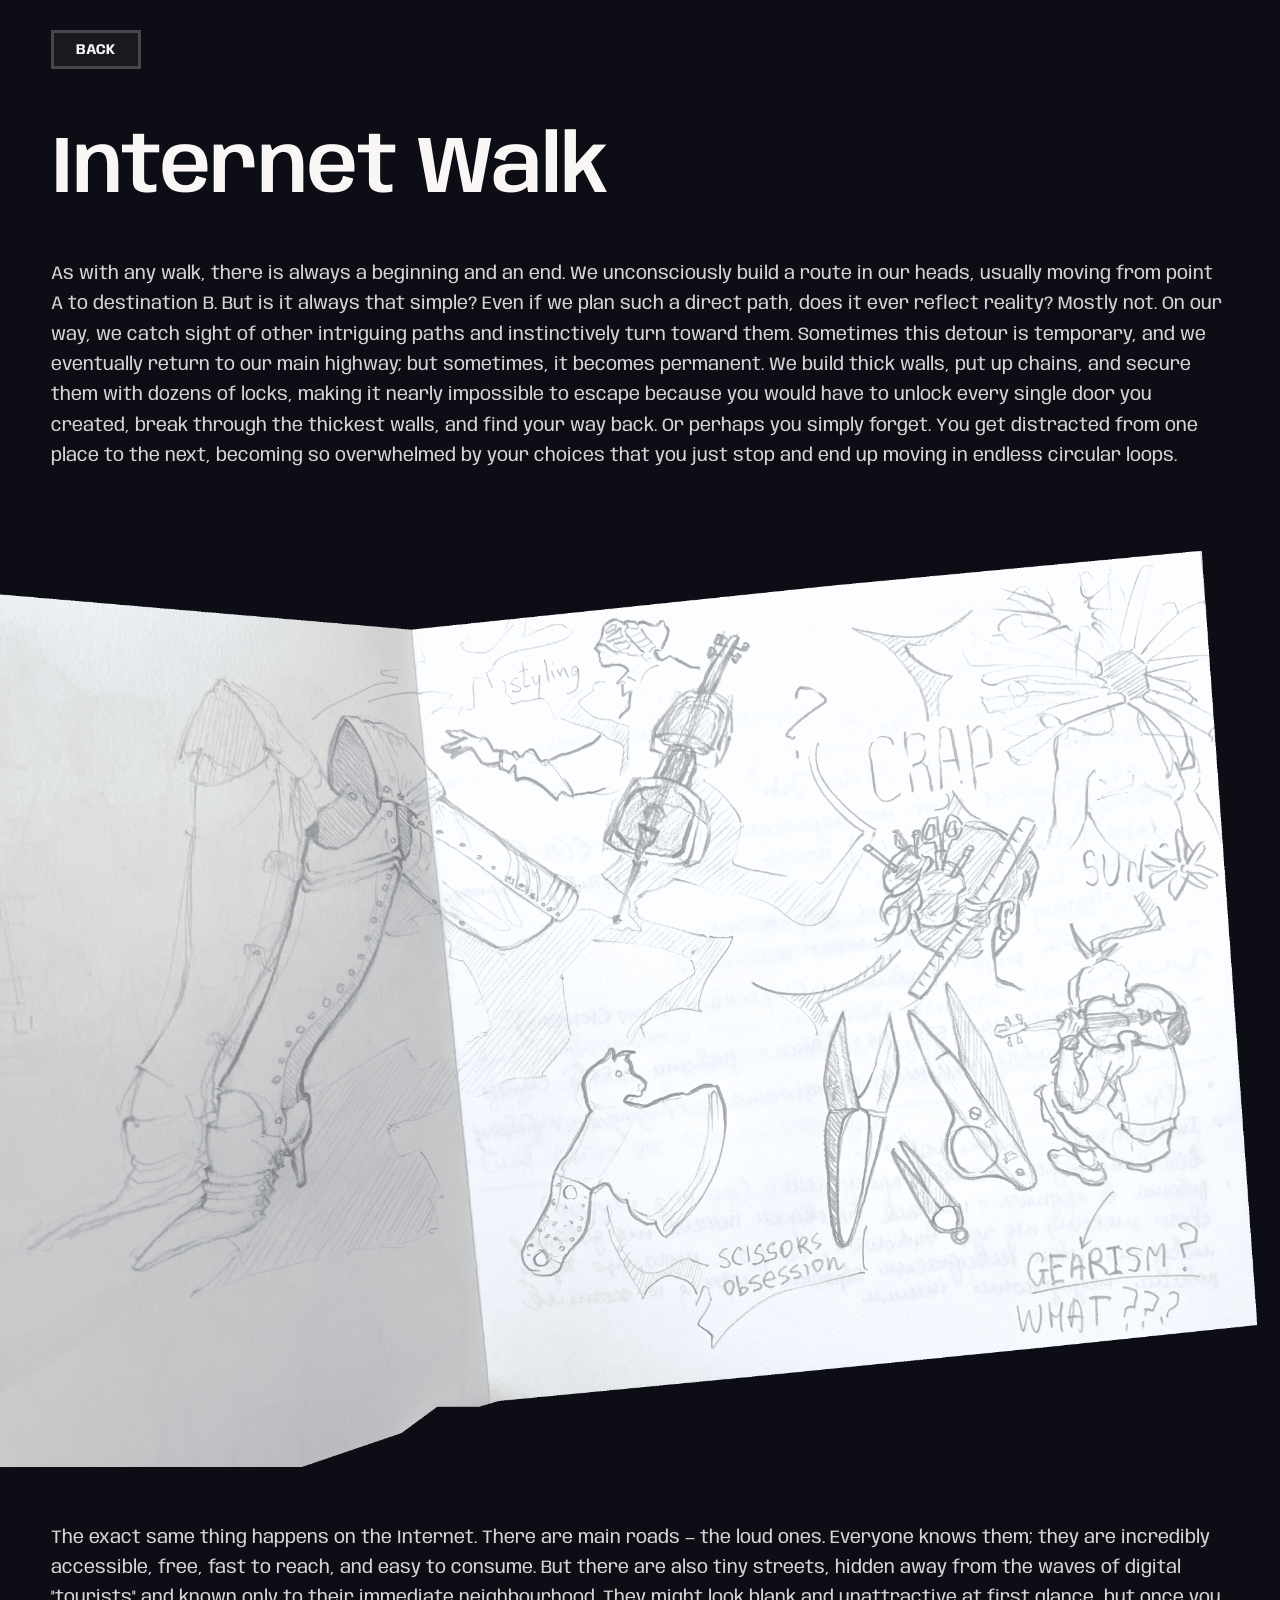
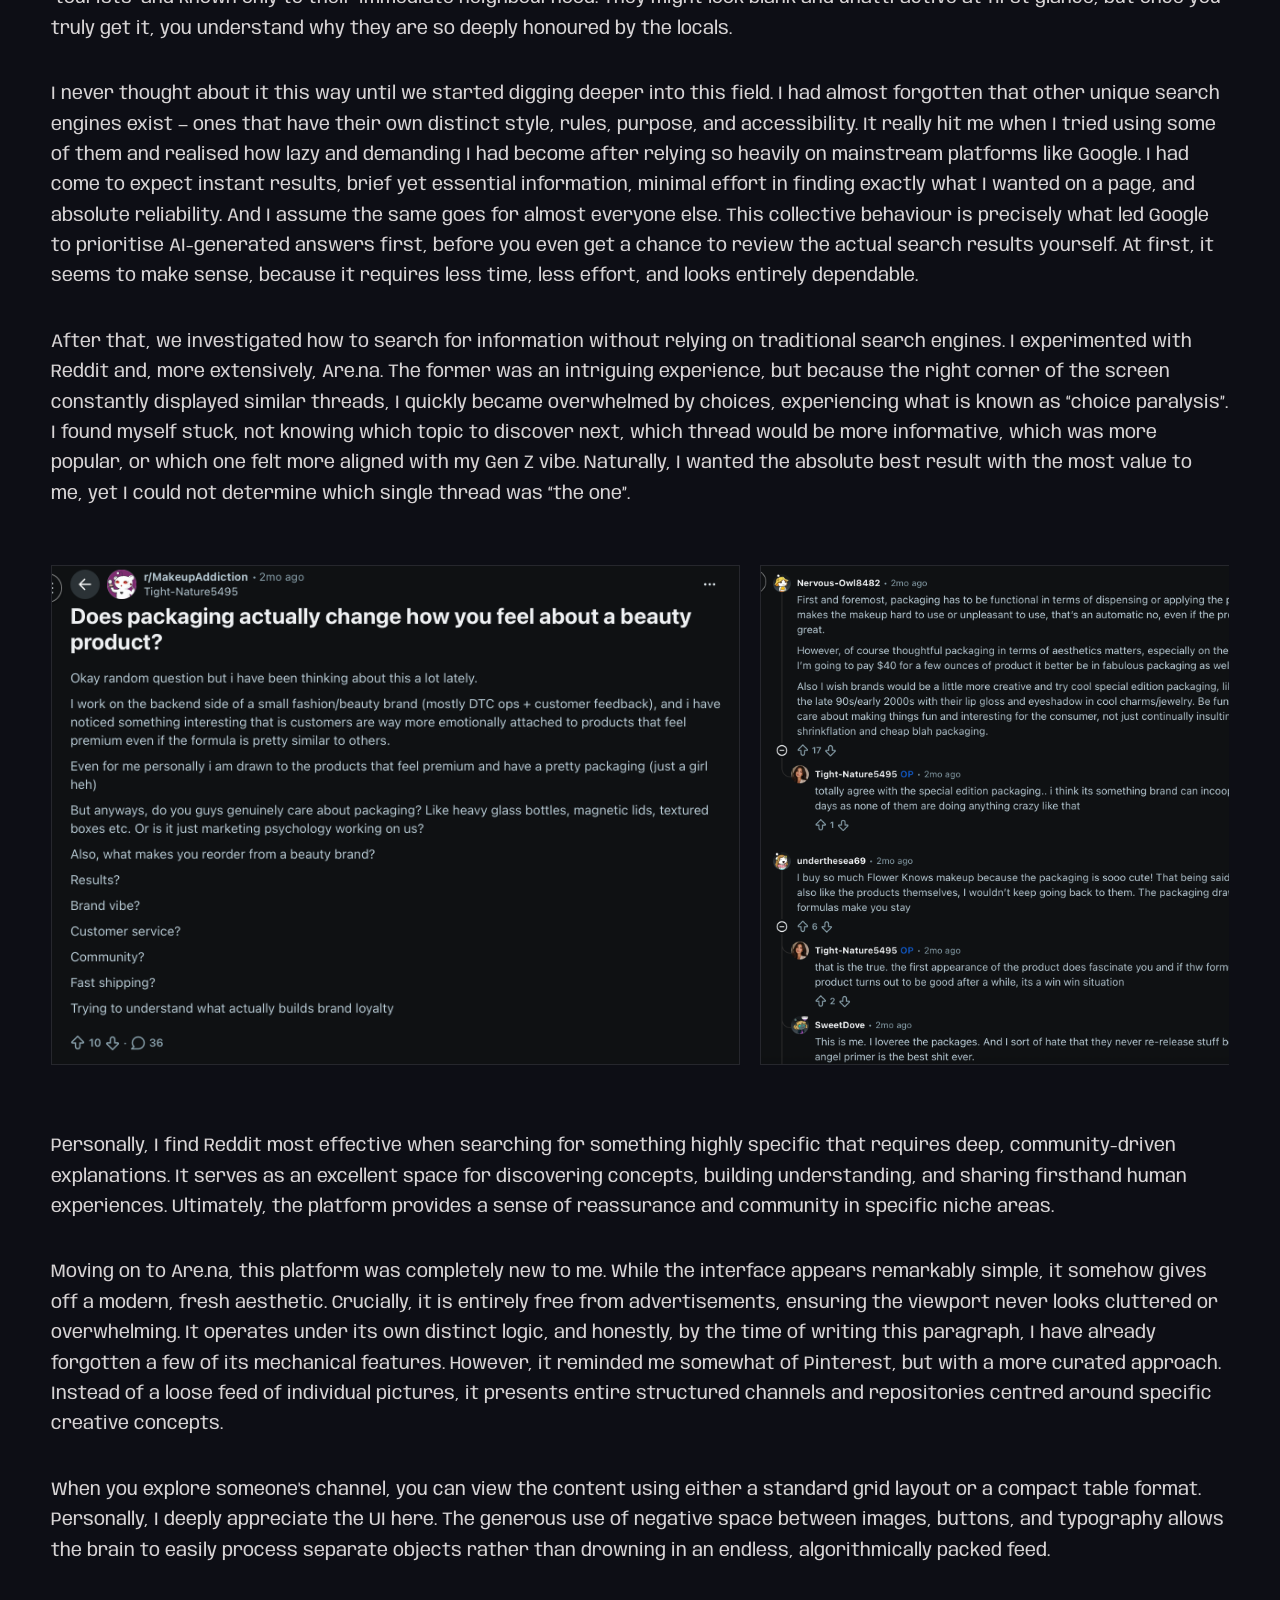
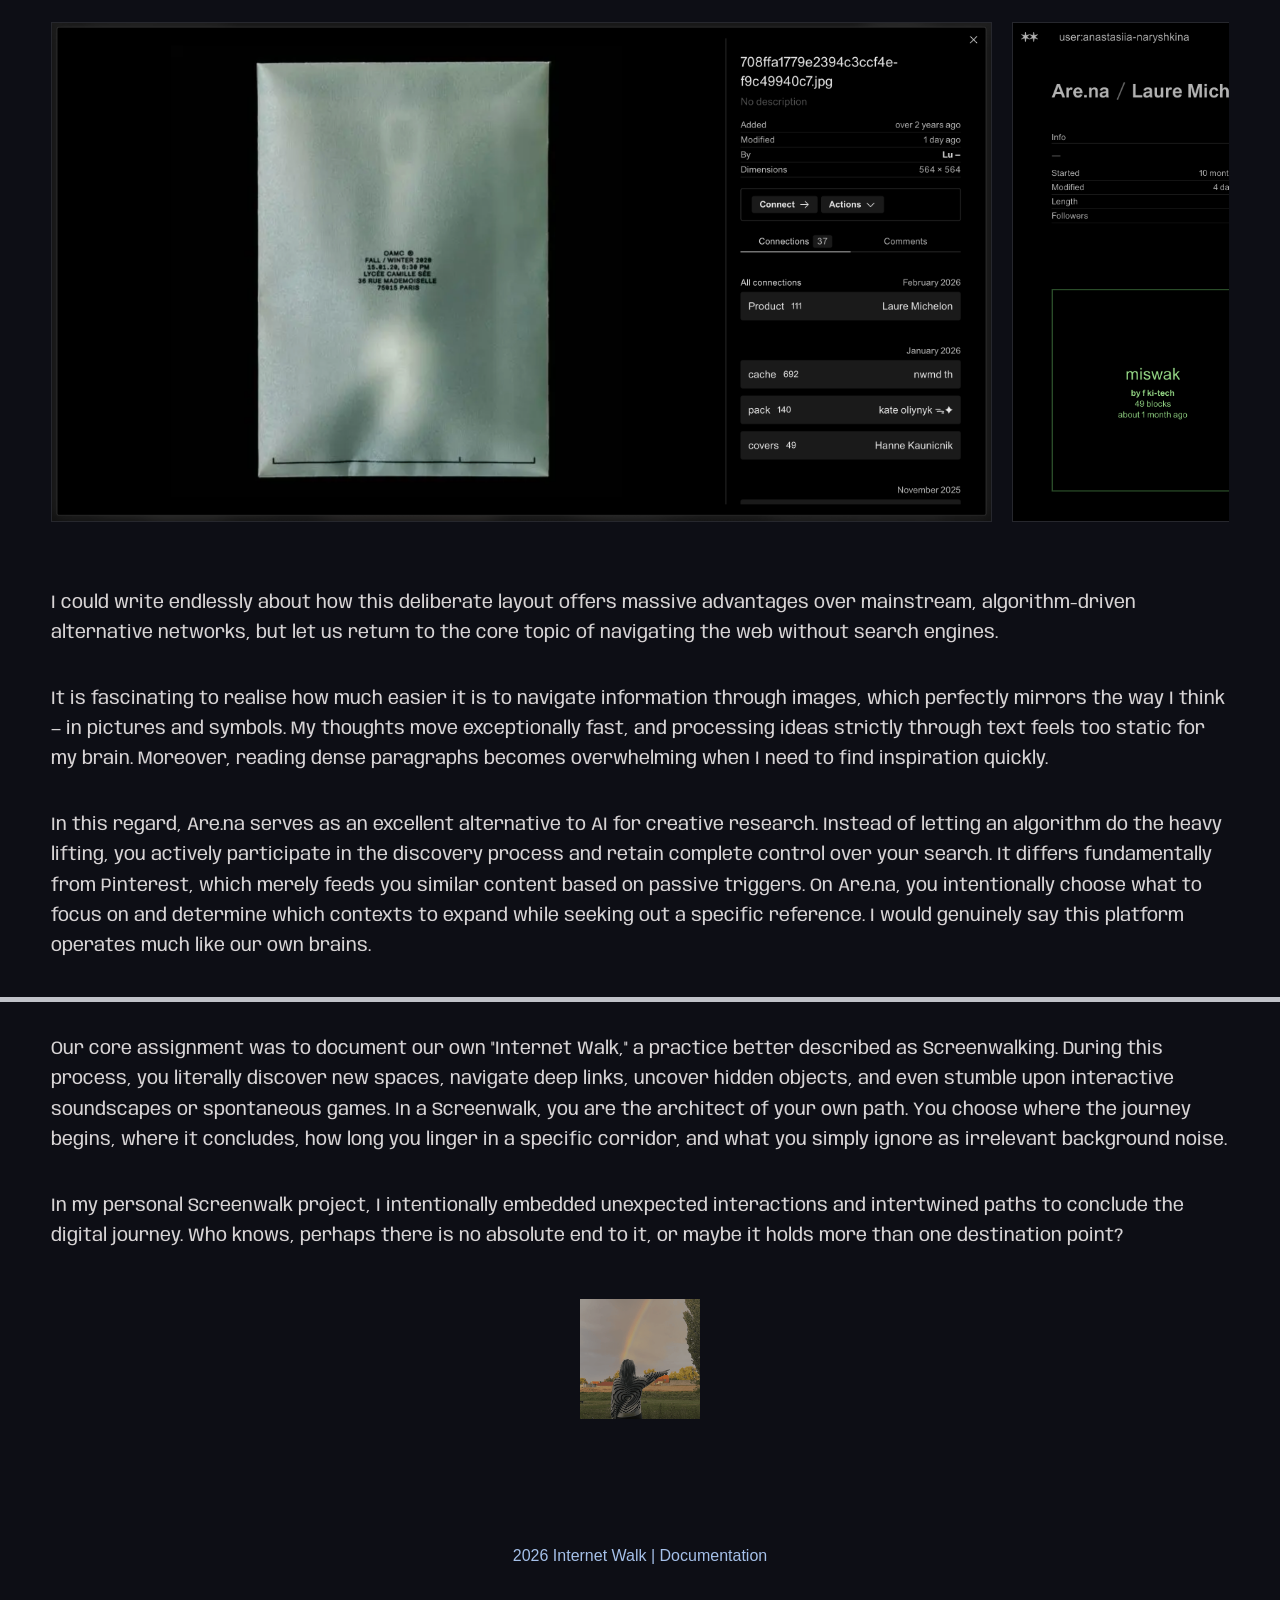
<file: internet_walk.html>
<!DOCTYPE html>
<html lang="en">
<head>
    <meta charset="UTF-8">
    <meta name="viewport" content="width=device-width, initial-scale=1.0">
    <title>Internet Walk</title>
    <link rel="stylesheet" href="styles.css">
    <link href="https://fonts.googleapis.com/css2?family=Anybody:ital,wght@0,100..900;1,100..900&family=Kode+Mono:wght@400..700&display=swap" rel="stylesheet">
    <style>
body, html {
    margin: 0;
    padding: 0;
    background-color: #0d0e15; 
    font-family: "Anybody";
    color: #faf6f6;
    overflow-x: hidden;
    cursor: url('img/3_internetwalk.png') 16 16, auto; 
}

body:active, .back-home-btn:active {
    cursor: url('img/3_internetwalk_click.png') 16 16, auto;
}

.back-home-btn {
    position: fixed;
    top: 30px;
    left: 4%;
    padding: 0.6rem 1.4rem;
    background-color: rgba(255, 255, 255, 0.05);
    color: #faf6f6;
    border: 3px solid rgba(255, 255, 255, 0.2);
    font-size: 0.9rem;
    font-weight: bold;
    text-decoration: none;
    z-index: 9999;
    transition: background-color 0.2s, transform 0.2s;
}
.back-home-btn:hover {
    background-color: #3d70bd; 
    transform: translateY(-2px);
    border-color: transparent;
}

.walk-content-container {
    width: 92%;              
    max-width: 1400px;        
    margin: 8rem auto 4rem auto; 
    box-sizing: border-box;
}

.walk-content-container h1 {
    font-family: "Anybody";
    font-weight: 600;
    font-size: 5rem;
    margin-bottom: 3rem;
    color: #faf6f6;
    letter-spacing: -1px;
}

.walk-content-container p {
    font-size: 1.15rem;
    line-height: 1.65;
    margin-top: 0;
    margin-bottom: 2.2rem; 
    color: rgba(250, 246, 246, 0.85); 
    text-align: left;
}

.image-gallery-container {
    display: flex;
    gap: 20px; 
    margin: 3.5rem 0;
    width: 100%;

     overflow-x: auto;         
    scroll-snap-type: x mandatory; 
    scroll-behavior: smooth; 
    
    box-sizing: border-box;
    padding-bottom: 10px;
}

.image-gallery-container img {
    flex: 1;
    width: 100%;
    height: auto;
    max-height: 500px;
    object-fit: cover; 
    border: 1px solid rgba(255, 255, 255, 0.1);
}

.image-gallery-container::-webkit-scrollbar {
    height: 10px;    
}
.image-gallery-container::-webkit-scrollbar-track {
    background: transparent;
}
.image-gallery-container::-webkit-scrollbar-thumb {
    background: rgba(155, 214, 223, 0.2); 
}
.image-gallery-container::-webkit-scrollbar-thumb:hover {
    background: rgba(155, 214, 223, 0.4); 
}


.fullscreen-image-wrapper {
    width: 100vw; 
    margin-left: calc(-50vw + 50%); 
    margin-right: calc(-50vw + 50%);
    
    /*margin-top: 1rem;   */      
    margin-bottom: 3.5rem;     
    line-height: 0;
}

.fullscreen-image-wrapper img {
    width: 100vw;
    height: auto !important;
    object-fit: contain;
    display:block;
}


.fullwidth-divider {
    width: 100vw; 
     margin-left: calc(-50vw + 50%);
    margin-right: calc(-50vw + 50%);
    
    border: none;
    height: 5px;
    background-color: #c0c2c8; 
    /*margin-top: 2rem; */
    margin-bottom: 2rem;
}

/*-----------------------*/

.gif-button-wrapper {
    display: flex;
    justify-content: center;
    margin: 3rem 0; /* Відступи зверху та знизу від контенту */
}

.gif-btn {
    display: inline-block;
    line-height: 0; 
    text-decoration: none;
    transition: transform 0.2s cubic-bezier(0.4, 0, 0.2, 1);
}


.gif-btn img {
    width: 120px; 
    height: auto;             
    opacity: 0.7;          
    
    transition: opacity 0.3s ease; 
}

.gif-btn:hover img {
    opacity: 1; 
}
.gif-btn:hover {
    transform: scale(1.03); 
}

    </style>
</head>
<body>
    <a href="index.html" class="back-home-btn">BACK</a>

    <main class="walk-content-container">
        <h1>Internet Walk</h1>
        
        <p>
            As with any walk, there is always a beginning and an end. We unconsciously build a route in our heads, usually moving from point A to destination B. But is it always that simple? Even if we plan such a direct path, does it ever reflect reality? Mostly not. On our way, we catch sight of other intriguing paths and instinctively turn toward them. Sometimes this detour is temporary, and we eventually return to our main highway; but sometimes, it becomes permanent. We build thick walls, put up chains, and secure them with dozens of locks, making it nearly impossible to escape because you would have to unlock every single door you created, break through the thickest walls, and find your way back. Or perhaps you simply forget. You get distracted from one place to the next, becoming so overwhelmed by your choices that you just stop and end up moving in endless circular loops. 
        </p>

    <div class="fullscreen-image-wrapper">
        <img src="img_screenwalk/img2-2-2.png" alt="Main project layout showcase">
    </div>
    <!--<hr class="fullwidth-divider"> -->
        
        <p>
            The exact same thing happens on the Internet. There are main roads — the loud ones. Everyone knows them; they are incredibly accessible, free, fast to reach, and easy to consume. But there are also tiny streets, hidden away from the waves of digital "tourists" and known only to their immediate neighbourhood. They might look blank and unattractive at first glance, but once you truly get it, you understand why they are so deeply honoured by the locals.
        </p>

        <p>
            I never thought about it this way until we started digging deeper into this field. I had almost forgotten that other unique search engines exist — ones that have their own distinct style, rules, purpose, and accessibility. It really hit me when I tried using some of them and realised how lazy and demanding I had become after relying so heavily on mainstream platforms like Google. I had come to expect instant results, brief yet essential information, minimal effort in finding exactly what I wanted on a page, and absolute reliability. And I assume the same goes for almost everyone else. This collective behaviour is precisely what led Google to prioritise AI-generated answers first, before you even get a chance to review the actual search results yourself. At first, it seems to make sense, because it requires less time, less effort, and looks entirely dependable.
        </p>

        <p>
            After that, we investigated how to search for information without relying on traditional search engines. I experimented with Reddit and, more extensively, Are.na. The former was an intriguing experience, but because the right corner of the screen constantly displayed similar threads, I quickly became overwhelmed by choices, experiencing what is known as “choice paralysis”. I found myself stuck, not knowing which topic to discover next, which thread would be more informative, which was more popular, or which one felt more aligned with my Gen Z vibe. Naturally, I wanted the absolute best result with the most value to me, yet I could not determine which single thread was “the one”.
        </p>

        <div class="image-gallery-container">
            <img src="img_screenwalk/1.png" alt="Internet walk snapshot 1">
            <img src="img_screenwalk/2.png" alt="Internet walk snapshot 2">
            <img src="img_screenwalk/3.png" alt="Internet walk snapshot 3">
            <img src="img_screenwalk/4.png" alt="Internet walk snapshot 4">
            <img src="img_screenwalk/5.png" alt="Internet walk snapshot 5">

        </div>

        <p>
            Personally, I find Reddit most effective when searching for something highly specific that requires deep, community-driven explanations. It serves as an excellent space for discovering concepts, building understanding, and sharing firsthand human experiences. Ultimately, the platform provides a sense of reassurance and community in specific niche areas. 
        </p>
        
        <p>
            Moving on to Are.na, this platform was completely new to me. While the interface appears remarkably simple, it somehow gives off a modern, fresh aesthetic. Crucially, it is entirely free from advertisements, ensuring the viewport never looks cluttered or overwhelming. It operates under its own distinct logic, and honestly, by the time of writing this paragraph, I have already forgotten a few of its mechanical features. However, it reminded me somewhat of Pinterest, but with a more curated approach. Instead of a loose feed of individual pictures, it presents entire structured channels and repositories centred around specific creative concepts. 
        </p>

        <p>
            When you explore someone's channel, you can view the content using either a standard grid layout or a compact table format. Personally, I deeply appreciate the UI here. The generous use of negative space between images, buttons, and typography allows the brain to easily process separate objects rather than drowning in an endless, algorithmically packed feed.
        </p>

        <div class="image-gallery-container">
            <img src="img_screenwalk/6.png" alt="Internet walk snapshot 6">
            <img src="img_screenwalk/7.png" alt="Internet walk snapshot 7">
            <img src="img_screenwalk/8.png" alt="Internet walk snapshot 8">
            <img src="img_screenwalk/9.png" alt="Internet walk snapshot 9">
            <img src="img_screenwalk/10.png" alt="Internet walk snapshot 10">
            <img src="img_screenwalk/11.png" alt="Internet walk snapshot 11">
            <img src="img_screenwalk/12.png" alt="Internet walk snapshot 12">
            <img src="img_screenwalk/13.png" alt="Internet walk snapshot 13">
            <img src="img_screenwalk/14.png" alt="Internet walk snapshot 14">
            <img src="img_screenwalk/15.png" alt="Internet walk snapshot 15">
            <img src="img_screenwalk/16.png" alt="Internet walk snapshot 16">
            <img src="img_screenwalk/17.png" alt="Internet walk snapshot 17">
            <img src="img_screenwalk/18.png" alt="Internet walk snapshot 18">
            <img src="img_screenwalk/19.png" alt="Internet walk snapshot 19">

        </div>


        <p>
            I could write endlessly about how this deliberate layout offers massive advantages over mainstream, algorithm-driven alternative networks, but let us return to the core topic of navigating the web without search engines.
        </p>
        
        <p>
            It is fascinating to realise how much easier it is to navigate information through images, which perfectly mirrors the way I think — in pictures and symbols. My thoughts move exceptionally fast, and processing ideas strictly through text feels too static for my brain. Moreover, reading dense paragraphs becomes overwhelming when I need to find inspiration quickly.
        </p>

        <p>
            In this regard, Are.na serves as an excellent alternative to AI for creative research. Instead of letting an algorithm do the heavy lifting, you actively participate in the discovery process and retain complete control over your search. It differs fundamentally from Pinterest, which merely feeds you similar content based on passive triggers. On Are.na, you intentionally choose what to focus on and determine which contexts to expand while seeking out a specific reference. I would genuinely say this platform operates much like our own brains.
        </p>

    <hr class="fullwidth-divider">

        <p>
            Our core assignment was to document our own "Internet Walk," a practice better described as Screenwalking. During this process, you literally discover new spaces, navigate deep links, uncover hidden objects, and even stumble upon interactive soundscapes or spontaneous games. In a Screenwalk, you are the architect of your own path. You choose where the journey begins, where it concludes, how long you linger in a specific corridor, and what you simply ignore as irrelevant background noise.
        </p>

        <p>
            In my personal Screenwalk project, I intentionally embedded unexpected interactions and intertwined paths to conclude the digital journey. Who knows, perhaps there is no absolute end to it, or maybe it holds more than one destination point?
        </p>

<div class="gif-button-wrapper">
    <a href="https://narstasya.github.io/screenwalk_web/" class="gif-btn">
        <img src="img_screenwalk/gif.gif" alt="Interactive Button">
    </a>
</div>

    </main>

    <footer style="margin-top: 80px; text-align: center; width: 100%; padding: 3rem 0; font-family: sans-serif; color: #a5c0e9;">
        <p> 2026 Internet Walk | Documentation</p>
    </footer>

    <script src="script.js"></script>
</body>
</html>
</file>
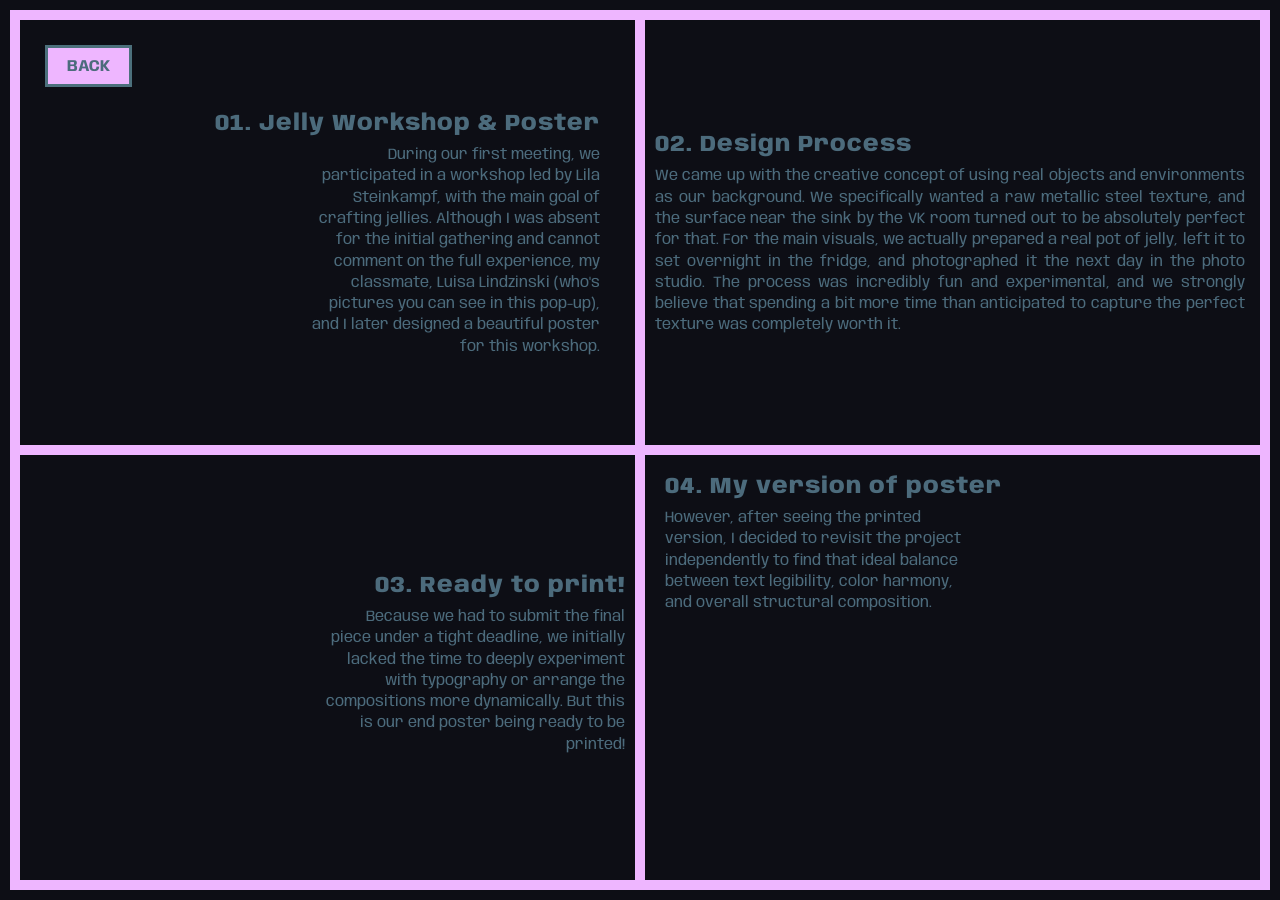
<file: jelly.html>
<!DOCTYPE html>
<html lang="en">
<head>
    <meta charset="UTF-8">
    <meta name="viewport" content="width=device-width, initial-scale=1.0">
    <title>Document</title>
    <link rel="stylesheet" href="styles.css">
    <link href="https://fonts.googleapis.com/css2?family=Anybody:ital,wght@0,100..900;1,100..900&family=Kode+Mono:wght@400..700&display=swap" rel="stylesheet">
    <style>
        body, html {
            margin: 0;
            padding: 0;
            width: 100vw;
            height: 100vh;
            overflow: hidden !important; /* scroll turn off */
            box-sizing: border-box;
            cursor: url('img/2_jelly.png') 16 16, auto;
        }

        body:active, .back-home-btn:active {
            cursor: url('img/2_jelly_click.png') 16 16, auto;
        }

        .wireframe-contour {
            position: absolute;
            top: 10px;
            left: 10px;
            right: 10px;
            bottom: 10px;
            border: 10px solid #eeb6ff; 
            box-sizing: border-box !important;
            pointer-events: none;
            z-index: 10;
        }

        .grid-svg {
            position: absolute;
            top: 20px;
            left: 20px;
            width: calc(100% - 40px);  
            height: calc(100% - 40px);
            pointer-events: none;
            z-index: 5;
        }

        .grid-svg line {
            stroke: #eeb6ff;
            stroke-width: 10;
            shape-rendering: crispEdges;
        }

        .back-home-btn {
            position: fixed;
            top: 45px; 
            left: 45px;
            padding: 0.6rem 1.2rem;
            background-color: #eeb6ff;
            color: #4c6b7c;
            border: 3px solid #4c707c;
            font-family: "Anybody";
            font-weight: bold;
            text-decoration: none;
            z-index: 9999;
            transition: transform 0.1s ease;
        }
        .back-home-btn:hover {
            transform: translateY(-2px);
            background-color: #4c707c;
            color: white;
        }

                /* Grid Container */
        .content-grid {
            position: absolute;
            top: 20px;
            left: 20px;
            width: calc(100% - 40px);
            height: calc(100% - 40px);
            z-index: 20; 
            
            display: grid;
            grid-template-columns: 1fr 1fr;
            grid-template-rows: 1fr 1fr;
            box-sizing: border-box;
        }

        .grid-cell {
            padding: 30px; 
            box-sizing: border-box;
            display: flex;
            flex-direction: column;
            justify-content: center; 
            align-items: center;
            text-align: center;
            font-family: 'Anybody';
            color: #4c6b7c;
        }

        .grid-cell h3 {
            margin: 0 0 10px 0;
            font-size: 1.4rem;
            font-weight: 800;
            letter-spacing: 1px;
        }

        .grid-cell p {
            margin: 0;
            font-size: 0.95rem;
            line-height: 1.4;
            max-width: 300px; 
        }

        .cell-top-left {
            align-items: flex-end;   
            text-align: right;       
            padding-right: 40px;  
        }

        .cell-top-right {
            padding: 15px;          
            align-items: stretch; 
            text-align: justify; 
        }

        .cell-top-right p {
            max-width: 100% !important; 
            width: 100%;
        }

        .cell-bottom-left {
            padding-right: 15px;           
            align-items: flex-end;    
            text-align: right;     
        }

        .cell-bottom-right {
            justify-content: flex-start; 
            align-items: flex-start;     
            text-align: left;            
            padding-top: 25px;           
            padding-left: 25px;          
        }

        /*  --------style for triggers (popup) ------------------------- */

        .clickable-trigger {
            cursor: pointer !important;
            transition: transform 0.2s cubic-bezier(0.4, 0, 0.2, 1), color 0.2s ease, filter 0.2s ease;
        }
        .clickable-trigger:hover {
            transform: scale(1.05);
            color: #c79bdf !important; 
        }

        .popup-overlay {
            display: none; 
            position: fixed;
            top: 0;
            left: 0;
            width: 100vw;
            height: 100vh;
           /* background-color: rgba(10, 25, 47, 0.75); /* Глибокий темно-синій напівпрозорий фон */
            backdrop-filter: blur(1px); 
            z-index: 10000; 
            justify-content: center;
            align-items: center;
        }

        .popup-box {
            position: relative;
            width: 460px;       
            height: 460px;
            background: #0e1e38; 
            border: 10px solid rgb(242, 153, 238); 
            /*border-radius: 24px;  */
            /*box-shadow: 0 20px 40px rgba(0, 0, 0, 0.4), 0 0 30px rgba(61, 112, 189, 0.15);  */
            padding: 2.5rem 2rem 1.5rem 2rem;
            box-sizing: border-box;
            display: flex;
            flex-direction: column;
        }

        #popupTitle {
            margin: 0 0 1.2rem 0;
            font-family: "Anybody";
            font-weight: 600;
            /*color: #faf6f6; */
            font-size: 1.1rem;
            text-transform: uppercase;
            letter-spacing: 1.5px;
            text-align: center;
        }

        .popup-close-btn {
            position: absolute;
            top: 20px; 
            right: 20px;
            width: 36px;
            height: 36px;
            background-color: rgba(255, 255, 255, 0.08); 
            color: #faf6f6; 
            border: 1px solid rgba(255, 255, 255, 0.15);
            /*border-radius: 50%; */
            font-size: 1.1rem;
            cursor: pointer;
            display: flex;
            align-items: center;
            justify-content: center;
            transition: background-color 0.2s, transform 0.2s;
            z-index: 10100;
        }
        .popup-close-btn:hover {
            background-color: #3d70bd; 
            transform: rotate(90deg);  
            border-color: transparent;
        }

        .popup-slider-container {
            flex-grow: 1;
            display: flex;
            overflow-x: auto; 
            scroll-snap-type: x mandatory;
            /*border-radius: 16px;  */
            background: #0a192f; 
        }
        
        .popup-slider-container img {
            width: 100%;
            height: 100%;
            object-fit: contain; 
            flex-shrink: 0;
            scroll-snap-align: start;
            padding: 10px; 
            box-sizing: border-box;
        }

        .popup-slider-container::-webkit-scrollbar { height: 15px; }
        .popup-slider-container::-webkit-scrollbar-track { background: transparent; }
        .popup-slider-container::-webkit-scrollbar-thumb { background: rgba(155, 214, 223, 0.3);  }

        .popup-footer {
            font-family: "Anybody";
            font-size: 0.75rem;
            color: rgba(155, 214, 223, 0.5); 
            text-align: center;
            margin-top: 12px;
            letter-spacing: 0.5px;
        }

    </style>

</head>

<body>
    <a href="index.html" class="back-home-btn">BACK</a>

    <div class="wireframe-contour"></div>

    <svg class="grid-svg">
        <!-- vertical line -->
        <line x1="50%" y1="0%" x2="50%" y2="100%" />
        
        <!-- horizontal -->
        <line x1="0%" y1="50%" x2="100%" y2="50%" />
    </svg>

        <!-- main grid -->
    <div class="content-grid">
        <!-- 1. top left block -->
        <div class="grid-cell cell-top-left">
            <h3 class="clickable-trigger" data-gallery="jelly">01. Jelly Workshop & Poster </h3>
            <p>During our first meeting, we participated in a workshop led by Lila Steinkampf, with the main goal of crafting jellies. Although I was absent for the initial gathering and cannot comment on the full experience, my classmate, Luisa Lindzinski (who's pictures you can see in this pop-up), and I later designed a beautiful poster for this workshop.</p>
        </div>

        <!-- 2. Upper Right  -->
        <div class="grid-cell cell-top-right">
            <h3 class="clickable-trigger" data-gallery="p2">02. Design Process</h3>
            <p>We came up with the creative concept of using real objects and environments as our background. We specifically wanted a raw metallic steel texture, and the surface near the sink by the VK room turned out to be absolutely perfect for that. For the main visuals, we actually prepared a real pot of jelly, left it to set overnight in the fridge, and photographed it the next day in the photo studio. The process was incredibly fun and experimental, and we strongly believe that spending a bit more time than anticipated to capture the perfect texture was completely worth it. 
            </p>
        </div>

        <!-- 3. Lower Left  -->
        <div class="grid-cell cell-bottom-left">
            <h3 class="clickable-trigger" data-gallery="p3">03. Ready to print!</h3>
            <p>Because we had to submit the final piece under a tight deadline, we initially lacked the time to deeply experiment with typography or arrange the compositions more dynamically. But this is our end poster being ready to be printed! </p>
        </div>

        <!-- 4. Lower Right  -->
        <div class="grid-cell cell-bottom-right">
            <h3 class="clickable-trigger" data-gallery="p4">04. My version of poster</h3>
            <p>However, after seeing the printed version, I decided to revisit the project independently to find that ideal balance between text legibility, color harmony, and overall structural composition.</p>
        </div>
    </div>

    <div id="galleryPopup" class="popup-overlay">
        <div class="popup-box">
            <button class="popup-close-btn" onclick="closePopup()"><img src="img/x.png" alt="Close" class="close-icon-img"></button>
            <h4 id="popupTitle">Gallery</h4>
            <div id="popupSlider" class="popup-slider-container">
                <!-- here js will put pics-->
            </div>

            <div class="popup-footer">Scroll or swipe to see more</div>

        </div>

    </div>

        <script>
        const galleries = {
            jelly: {
                title: "Jelly Workshop Gallery",
                images: ["img_results_jellies/1.jpeg", "img_results_jellies/2.jpeg", "img_results_jellies/3.jpeg", "img_results_jellies/4.jpeg", "img_results_jellies/5.jpeg", "img_results_jellies/6.jpeg", "img_results_jellies/7.jpeg", "img_results_jellies/8.jpeg", "img_results_jellies/9.jpeg",]
            },
            p2: {
                title: "Design Process",
                images: ["img_workshop/1.JPG", "img_workshop/2.JPG", "img_workshop/3.JPG", "img_workshop/4.JPG", "img_workshop/7.JPG", "img_workshop/5.JPG", "img_workshop/6.JPG"]
            },
            p3: {
                title: "Final result",
                images: ["img_3/1.jpg"]
            },

            p4: {
                title: "My version",
                images: ["img_4/1.png"]
            }

        };

        document.addEventListener("DOMContentLoaded", () => {
            const triggers = document.querySelectorAll(".clickable-trigger");
            
            triggers.forEach(trigger => {
                trigger.addEventListener("click", () => {
                    const galleryKey = trigger.getAttribute("data-gallery");
                    const data = galleries[galleryKey];
                    
                    if (data) {
                        document.getElementById("popupTitle").innerText = data.title;
                        
                        const slider = document.getElementById("popupSlider");
                        slider.innerHTML = "";
                        
                        data.images.forEach(imgUrl => {
                            const img = document.createElement("img");
                            img.src = imgUrl;img.alt = "Gallery image";slider.appendChild(img);});
                            document.getElementById("galleryPopup").style.display = "flex";
                            slider.scrollLeft = 0;}});});});
                            
                            function closePopup() {document.getElementById("galleryPopup").style.display = "none";}

        </script>
</body>
</html>
</file>
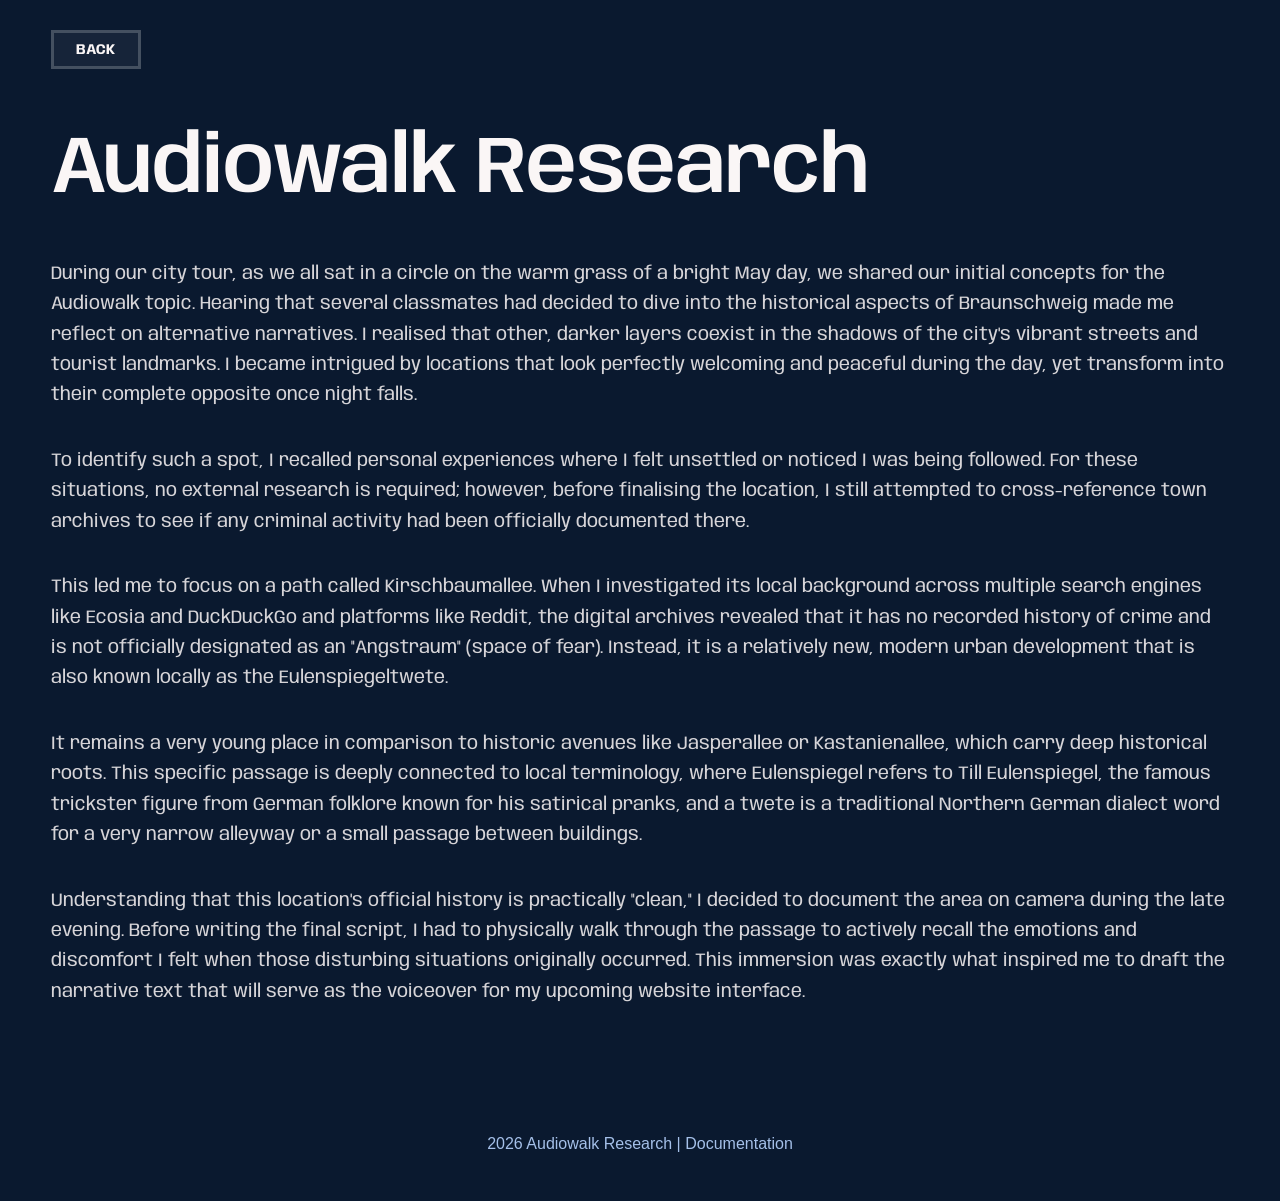
<file: research.html>
<!DOCTYPE html>
<html lang="en">
<head>
    <meta charset="UTF-8">
    <meta name="viewport" content="width=device-width, initial-scale=1.0">
    <title>Research</title>
    <link rel="stylesheet" href="styles.css">
    <link href="https://fonts.googleapis.com/css2?family=Anybody:ital,wght@0,100..900;1,100..900&family=Kode+Mono:wght@400..700&display=swap" rel="stylesheet">
    <style>
body, html {
    margin: 0;
    padding: 0;
    background-color: #0a192f; 
    font-family: "Anybody";
    color: #faf6f6;
    overflow-x: hidden;
    cursor: url('img/4_research.png') 16 16, auto; 
}

body:active, .back-home-btn:active {
    cursor: url('img/4_research_click.png') 16 16, auto;
}

.back-home-btn {
    position: fixed;
    top: 30px;
    left: 4%;
    padding: 0.6rem 1.4rem;
    background-color: rgba(255, 255, 255, 0.05);
    color: #faf6f6;
    border: 3px solid rgba(255, 255, 255, 0.2);
    font-size: 0.9rem;
    font-weight: bold;
    text-decoration: none;
    z-index: 9999;
    transition: background-color 0.2s, transform 0.2s;
}
.back-home-btn:hover {
    background-color: #3d70bd; 
    transform: translateY(-2px);
    border-color: transparent;
}

.walk-content-container {
    width: 92%;              
    max-width: 1400px;        
    margin: 8rem auto 4rem auto; 
    box-sizing: border-box;
}

.walk-content-container h1 {
    font-family: "Anybody";
    font-weight: 600;
    font-size: 5rem;
    margin-bottom: 3rem;
    color: #faf6f6;
    letter-spacing: -1px;
}

.walk-content-container p {
    font-size: 1.15rem;
    line-height: 1.65;
    margin-top: 0;
    margin-bottom: 2.2rem; 
    color: rgba(250, 246, 246, 0.85); 
    text-align: left;
}
</style>
</head>
<body>
    <a href="index.html" class="back-home-btn">BACK</a>

<main class="walk-content-container">

    <h1>Audiowalk Research</h1>

    <p>
        During our city tour, as we all sat in a circle on the warm grass of a bright May day, we shared our initial concepts for the Audiowalk topic. Hearing that several classmates had decided to dive into the historical aspects of Braunschweig made me reflect on alternative narratives. I realised that other, darker layers coexist in the shadows of the city's vibrant streets and tourist landmarks. I became intrigued by locations that look perfectly welcoming and peaceful during the day, yet transform into their complete opposite once night falls.
    </p>
        
    <p>
        To identify such a spot, I recalled personal experiences where I felt unsettled or noticed I was being followed. For these situations, no external research is required; however, before finalising the location, I still attempted to cross-reference town archives to see if any criminal activity had been officially documented there. 
    </p>
        
    <p>
        This led me to focus on a path called Kirschbaumallee. When I investigated its local background across multiple search engines like Ecosia and DuckDuckGo and platforms like Reddit, the digital archives revealed that it has no recorded history of crime and is not officially designated as an "Angstraum" (space of fear). Instead, it is a relatively new, modern urban development that is also known locally as the Eulenspiegeltwete. 
    </p>

    <p>
        It remains a very young place in comparison to historic avenues like Jasperallee or Kastanienallee, which carry deep historical roots. This specific passage is deeply connected to local terminology, where Eulenspiegel refers to Till Eulenspiegel, the famous trickster figure from German folklore known for his satirical pranks, and a twete is a traditional Northern German dialect word for a very narrow alleyway or a small passage between buildings.
    </p>

    <p>
        Understanding that this location's official history is practically "clean," I decided to document the area on camera during the late evening. Before writing the final script, I had to physically walk through the passage to actively recall the emotions and discomfort I felt when those disturbing situations originally occurred. This immersion was exactly what inspired me to draft the narrative text that will serve as the voiceover for my upcoming website interface.
    </p>
</main>

<footer style="margin-top: 80px; text-align: center; width: 100%; padding: 3rem 0; font-family: sans-serif; color: #a5c0e9;">
    <p> 2026 Audiowalk Research | Documentation</p>
</footer>


    <script src="script.js"></script>
</body>
</html>
</file>
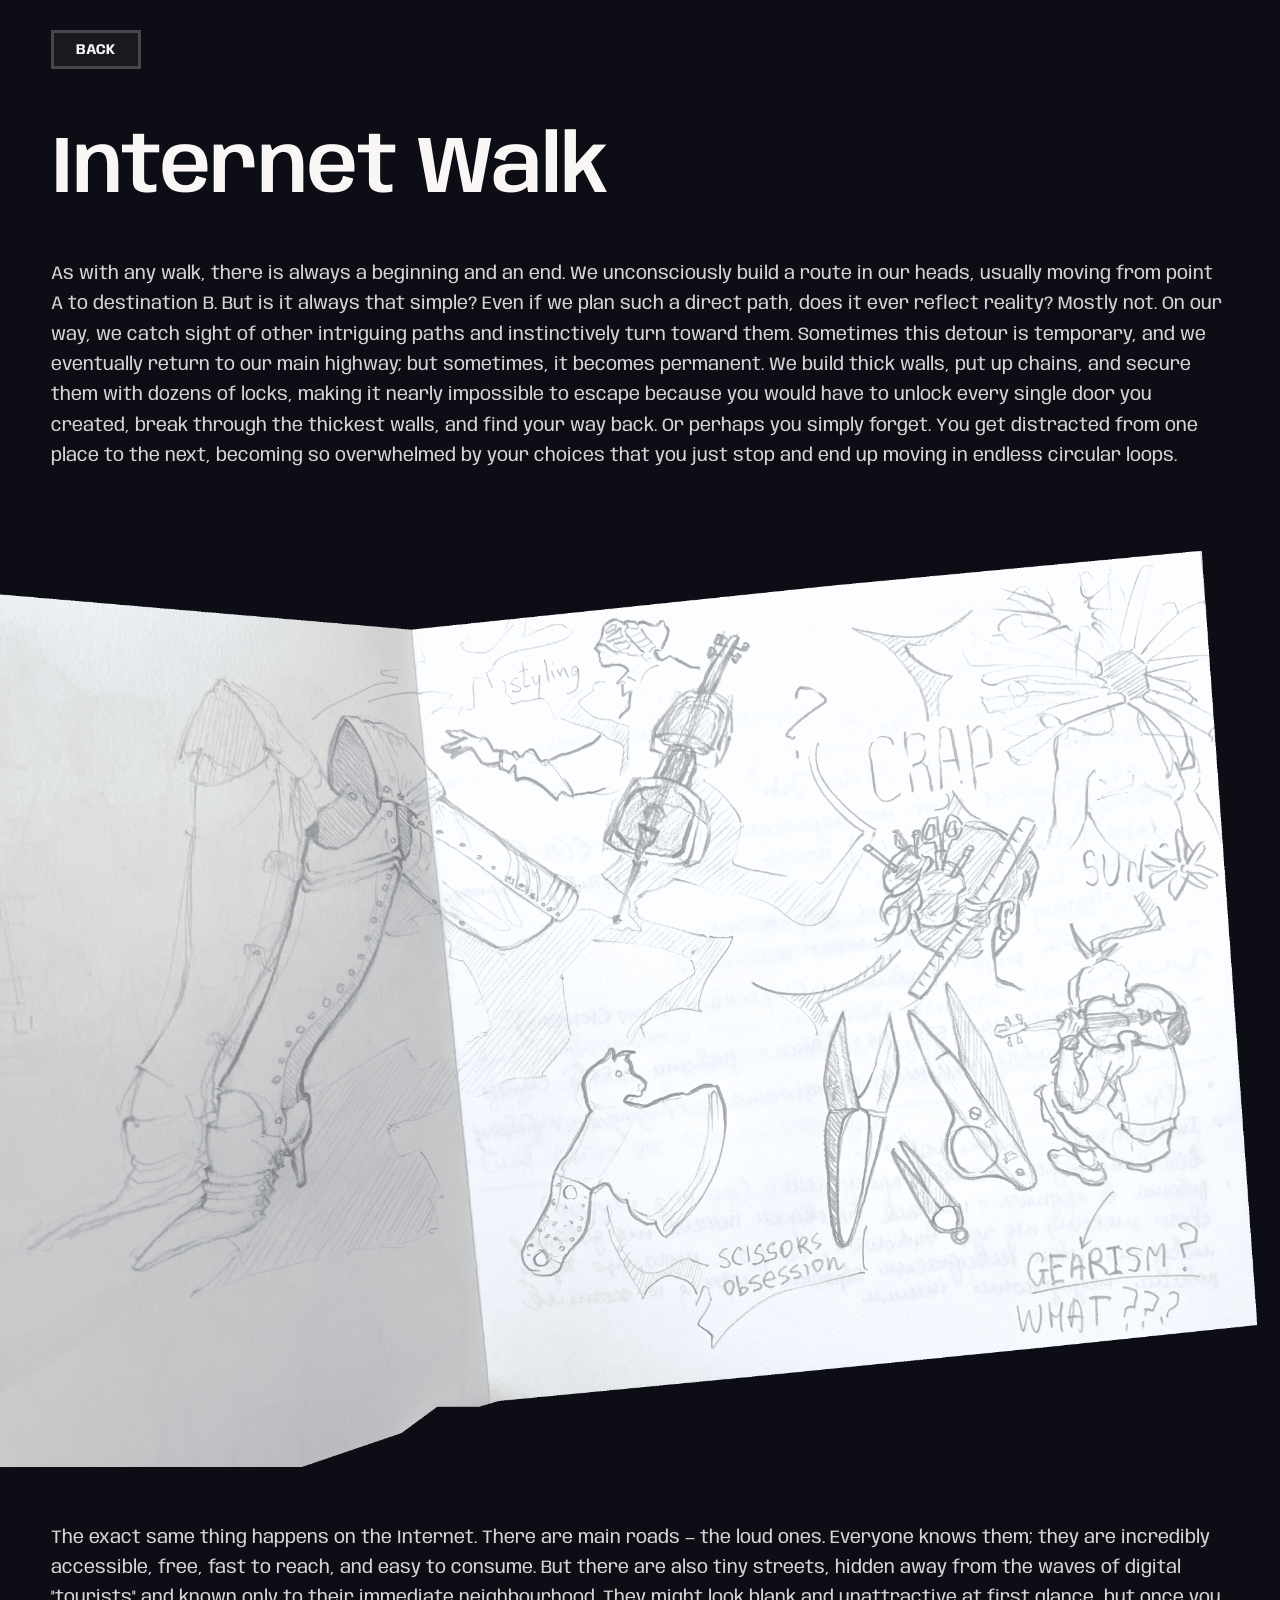
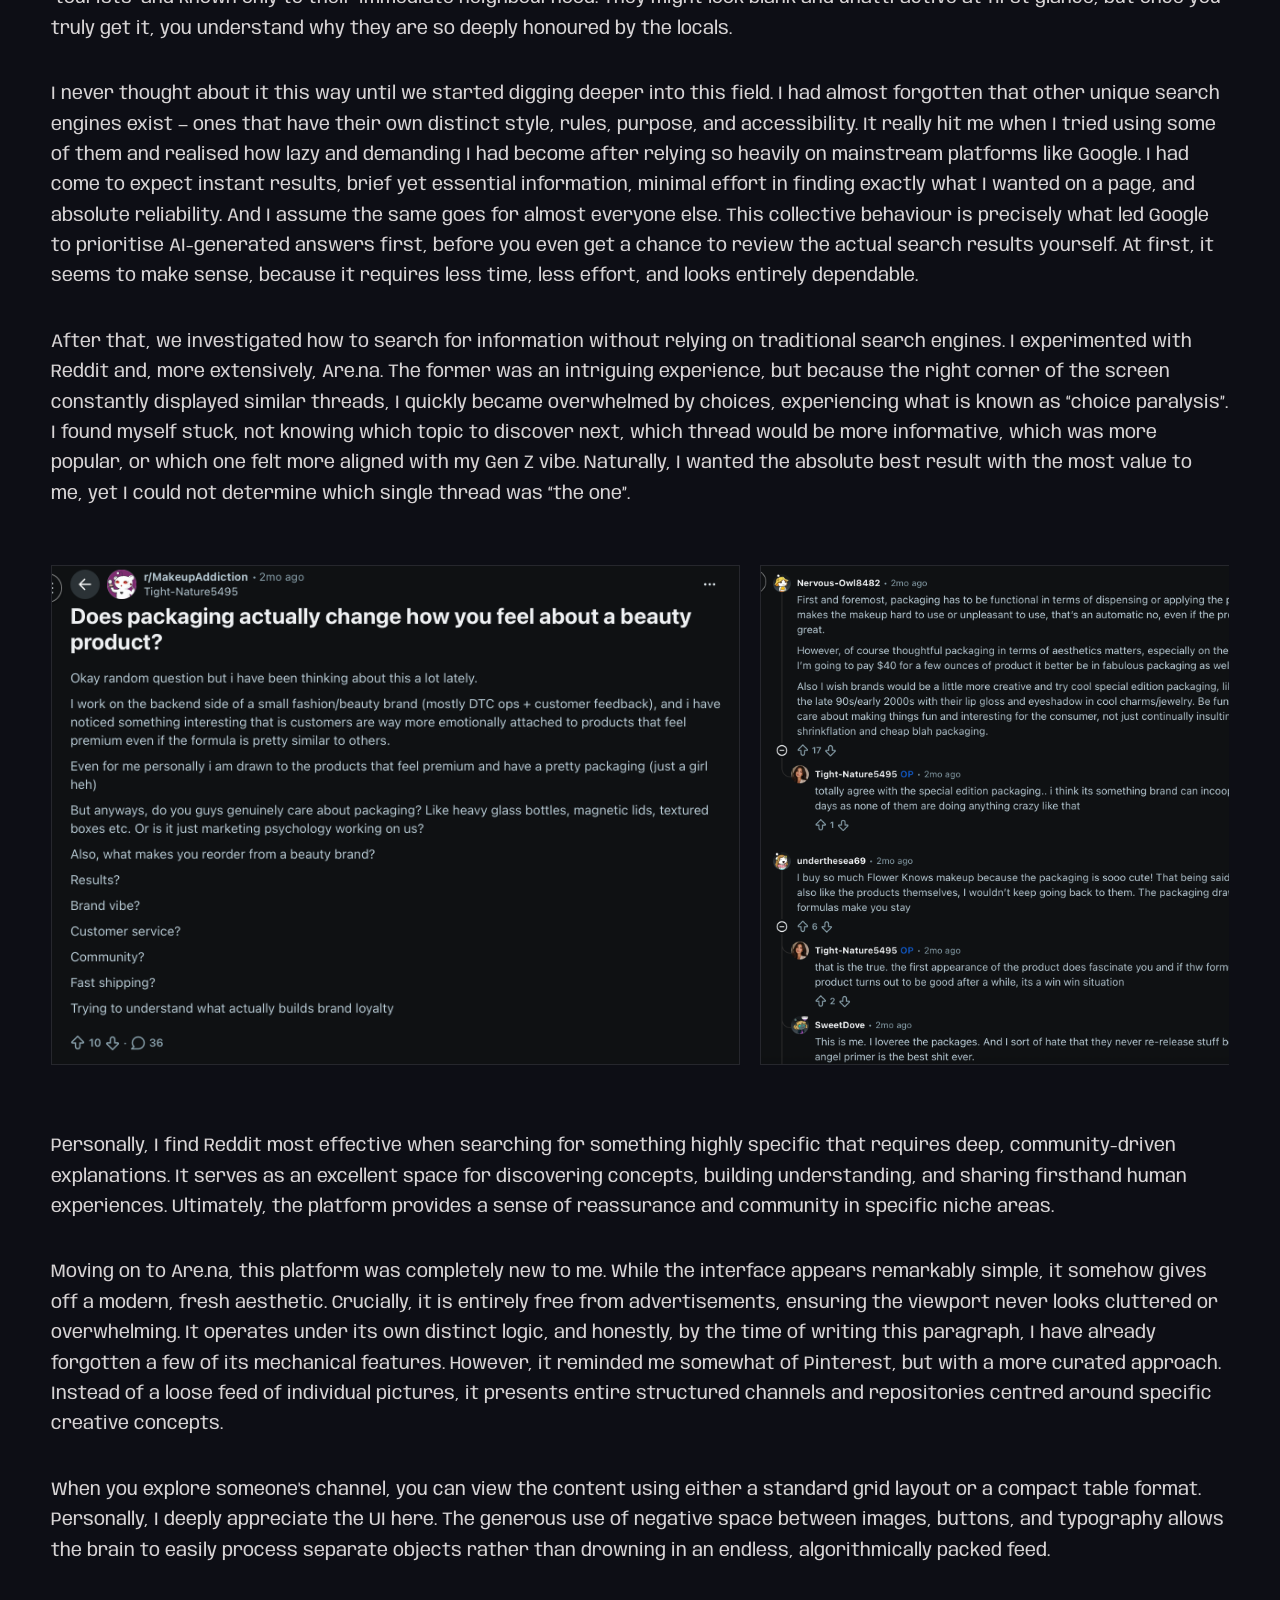
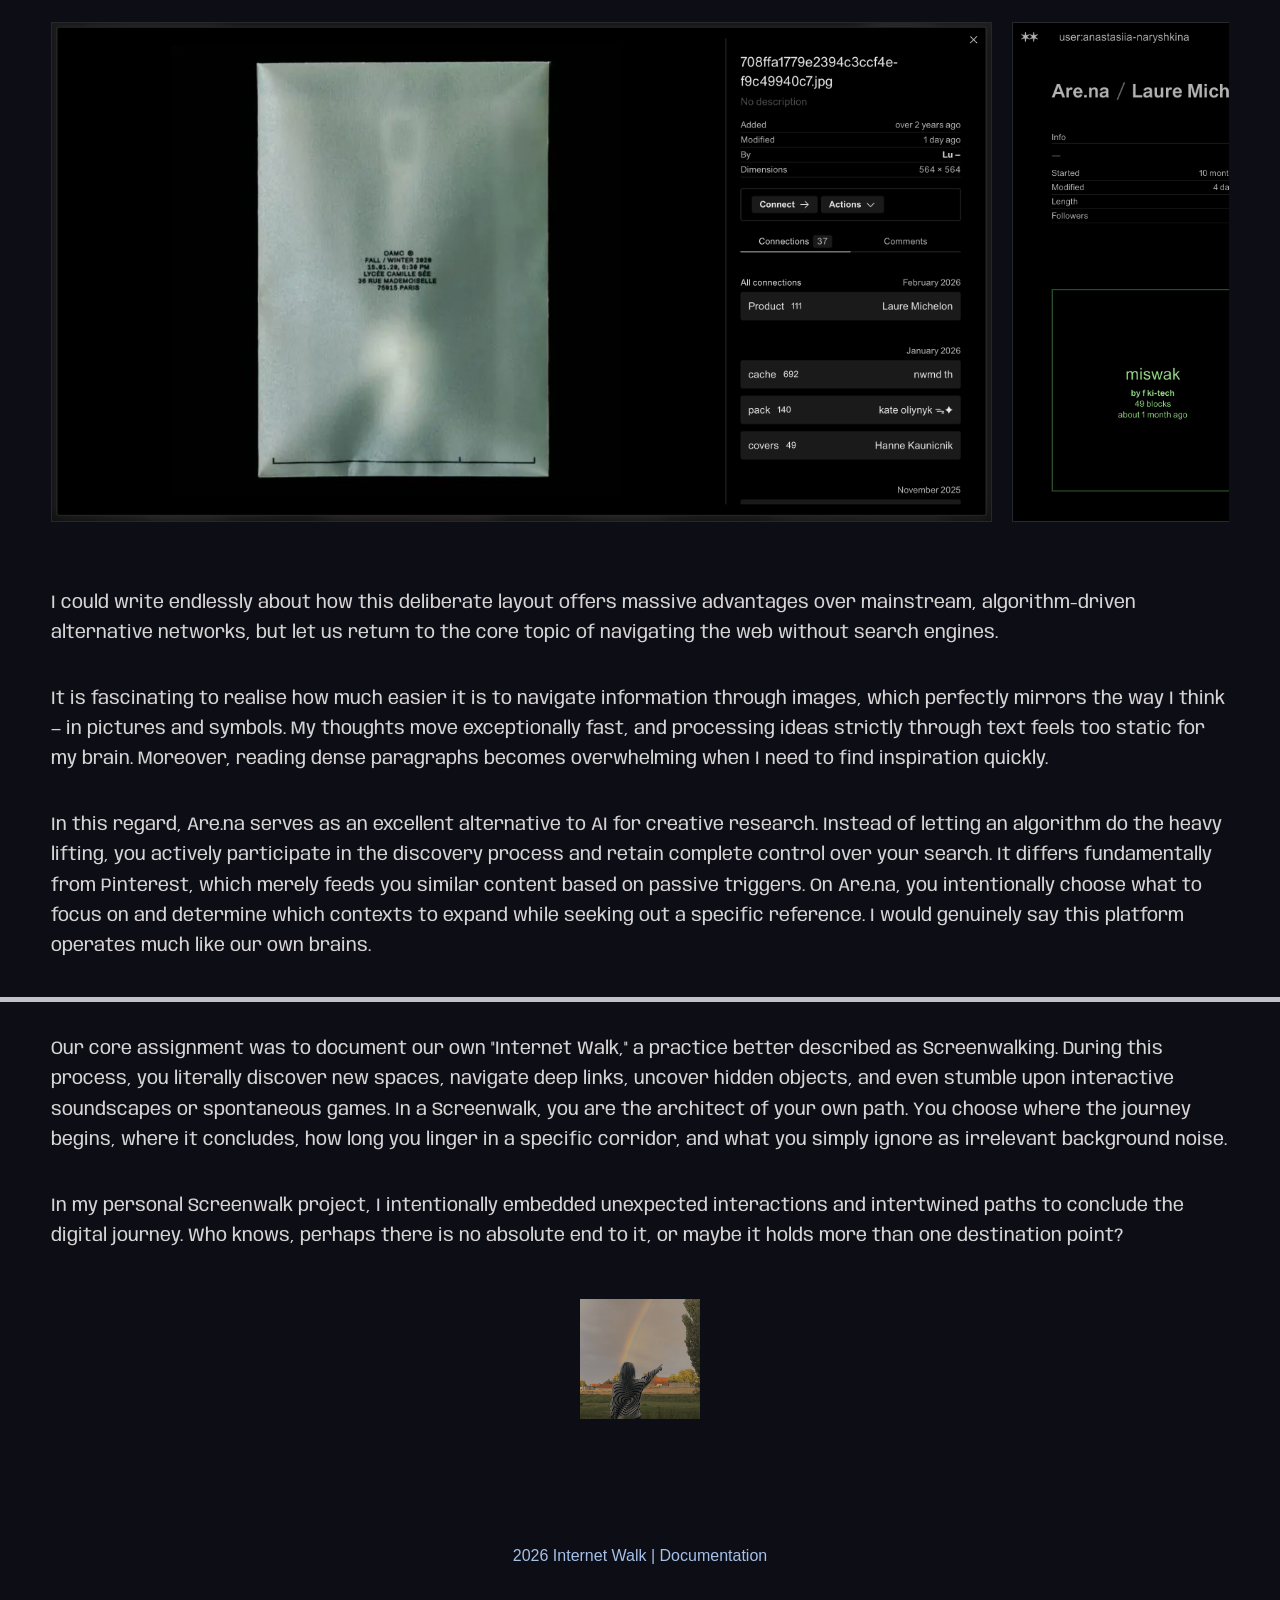
<file: documentation_SoSe_2/internet_walk.html>
<!DOCTYPE html>
<html lang="en">
<head>
    <meta charset="UTF-8">
    <meta name="viewport" content="width=device-width, initial-scale=1.0">
    <title>Internet Walk</title>
    <link rel="stylesheet" href="styles.css">
    <link href="https://fonts.googleapis.com/css2?family=Anybody:ital,wght@0,100..900;1,100..900&family=Kode+Mono:wght@400..700&display=swap" rel="stylesheet">
    <style>
body, html {
    margin: 0;
    padding: 0;
    background-color: #0d0e15; 
    font-family: "Anybody";
    color: #faf6f6;
    overflow-x: hidden;
    cursor: url('/img/3_internetwalk.png') 16 16, auto; 
}

body:active, .back-home-btn:active {
    cursor: url('/img/3_internetwalk_click.png') 16 16, auto;
}

.back-home-btn {
    position: fixed;
    top: 30px;
    left: 4%;
    padding: 0.6rem 1.4rem;
    background-color: rgba(255, 255, 255, 0.05);
    color: #faf6f6;
    border: 3px solid rgba(255, 255, 255, 0.2);
    font-size: 0.9rem;
    font-weight: bold;
    text-decoration: none;
    z-index: 9999;
    transition: background-color 0.2s, transform 0.2s;
}
.back-home-btn:hover {
    background-color: #3d70bd; 
    transform: translateY(-2px);
    border-color: transparent;
}

.walk-content-container {
    width: 92%;              
    max-width: 1400px;        
    margin: 8rem auto 4rem auto; 
    box-sizing: border-box;
}

.walk-content-container h1 {
    font-family: "Anybody";
    font-weight: 600;
    font-size: 5rem;
    margin-bottom: 3rem;
    color: #faf6f6;
    letter-spacing: -1px;
}

.walk-content-container p {
    font-size: 1.15rem;
    line-height: 1.65;
    margin-top: 0;
    margin-bottom: 2.2rem; 
    color: rgba(250, 246, 246, 0.85); 
    text-align: left;
}

.image-gallery-container {
    display: flex;
    gap: 20px; 
    margin: 3.5rem 0;
    width: 100%;

     overflow-x: auto;         
    scroll-snap-type: x mandatory; 
    scroll-behavior: smooth; 
    
    box-sizing: border-box;
    padding-bottom: 10px;
}

.image-gallery-container img {
    flex: 1;
    width: 100%;
    height: auto;
    max-height: 500px;
    object-fit: cover; 
    border: 1px solid rgba(255, 255, 255, 0.1);
}

.image-gallery-container::-webkit-scrollbar {
    height: 10px;    
}
.image-gallery-container::-webkit-scrollbar-track {
    background: transparent;
}
.image-gallery-container::-webkit-scrollbar-thumb {
    background: rgba(155, 214, 223, 0.2); 
}
.image-gallery-container::-webkit-scrollbar-thumb:hover {
    background: rgba(155, 214, 223, 0.4); 
}


.fullscreen-image-wrapper {
    width: 100vw; 
    margin-left: calc(-50vw + 50%); 
    margin-right: calc(-50vw + 50%);
    
    /*margin-top: 1rem;   */      
    margin-bottom: 3.5rem;     
    line-height: 0;
}

.fullscreen-image-wrapper img {
    width: 100vw;
    height: auto !important;
    object-fit: contain;
    display:block;
}


.fullwidth-divider {
    width: 100vw; 
     margin-left: calc(-50vw + 50%);
    margin-right: calc(-50vw + 50%);
    
    border: none;
    height: 5px;
    background-color: #c0c2c8; 
    /*margin-top: 2rem; */
    margin-bottom: 2rem;
}

/*-----------------------*/

.gif-button-wrapper {
    display: flex;
    justify-content: center;
    margin: 3rem 0; /* Відступи зверху та знизу від контенту */
}

.gif-btn {
    display: inline-block;
    line-height: 0; 
    text-decoration: none;
    transition: transform 0.2s cubic-bezier(0.4, 0, 0.2, 1);
}


.gif-btn img {
    width: 120px; 
    height: auto;             
    opacity: 0.7;          
    
    transition: opacity 0.3s ease; 
}

.gif-btn:hover img {
    opacity: 1; 
}
.gif-btn:hover {
    transform: scale(1.03); 
}

    </style>
</head>
<body>
    <a href="index.html" class="back-home-btn">BACK</a>

    <main class="walk-content-container">
        <h1>Internet Walk</h1>
        
        <p>
            As with any walk, there is always a beginning and an end. We unconsciously build a route in our heads, usually moving from point A to destination B. But is it always that simple? Even if we plan such a direct path, does it ever reflect reality? Mostly not. On our way, we catch sight of other intriguing paths and instinctively turn toward them. Sometimes this detour is temporary, and we eventually return to our main highway; but sometimes, it becomes permanent. We build thick walls, put up chains, and secure them with dozens of locks, making it nearly impossible to escape because you would have to unlock every single door you created, break through the thickest walls, and find your way back. Or perhaps you simply forget. You get distracted from one place to the next, becoming so overwhelmed by your choices that you just stop and end up moving in endless circular loops. 
        </p>

    <div class="fullscreen-image-wrapper">
        <img src="/img_screenwalk/img2-2-2.png" alt="Main project layout showcase">
    </div>
    <!--<hr class="fullwidth-divider"> -->
        
        <p>
            The exact same thing happens on the Internet. There are main roads — the loud ones. Everyone knows them; they are incredibly accessible, free, fast to reach, and easy to consume. But there are also tiny streets, hidden away from the waves of digital "tourists" and known only to their immediate neighbourhood. They might look blank and unattractive at first glance, but once you truly get it, you understand why they are so deeply honoured by the locals.
        </p>

        <p>
            I never thought about it this way until we started digging deeper into this field. I had almost forgotten that other unique search engines exist — ones that have their own distinct style, rules, purpose, and accessibility. It really hit me when I tried using some of them and realised how lazy and demanding I had become after relying so heavily on mainstream platforms like Google. I had come to expect instant results, brief yet essential information, minimal effort in finding exactly what I wanted on a page, and absolute reliability. And I assume the same goes for almost everyone else. This collective behaviour is precisely what led Google to prioritise AI-generated answers first, before you even get a chance to review the actual search results yourself. At first, it seems to make sense, because it requires less time, less effort, and looks entirely dependable.
        </p>

        <p>
            After that, we investigated how to search for information without relying on traditional search engines. I experimented with Reddit and, more extensively, Are.na. The former was an intriguing experience, but because the right corner of the screen constantly displayed similar threads, I quickly became overwhelmed by choices, experiencing what is known as “choice paralysis”. I found myself stuck, not knowing which topic to discover next, which thread would be more informative, which was more popular, or which one felt more aligned with my Gen Z vibe. Naturally, I wanted the absolute best result with the most value to me, yet I could not determine which single thread was “the one”.
        </p>

        <div class="image-gallery-container">
            <img src="/img_screenwalk/1.png" alt="Internet walk snapshot 1">
            <img src="/img_screenwalk/2.png" alt="Internet walk snapshot 2">
            <img src="/img_screenwalk/3.png" alt="Internet walk snapshot 3">
            <img src="/img_screenwalk/4.png" alt="Internet walk snapshot 4">
            <img src="/img_screenwalk/5.png" alt="Internet walk snapshot 5">

        </div>

        <p>
            Personally, I find Reddit most effective when searching for something highly specific that requires deep, community-driven explanations. It serves as an excellent space for discovering concepts, building understanding, and sharing firsthand human experiences. Ultimately, the platform provides a sense of reassurance and community in specific niche areas. 
        </p>
        
        <p>
            Moving on to Are.na, this platform was completely new to me. While the interface appears remarkably simple, it somehow gives off a modern, fresh aesthetic. Crucially, it is entirely free from advertisements, ensuring the viewport never looks cluttered or overwhelming. It operates under its own distinct logic, and honestly, by the time of writing this paragraph, I have already forgotten a few of its mechanical features. However, it reminded me somewhat of Pinterest, but with a more curated approach. Instead of a loose feed of individual pictures, it presents entire structured channels and repositories centred around specific creative concepts. 
        </p>

        <p>
            When you explore someone's channel, you can view the content using either a standard grid layout or a compact table format. Personally, I deeply appreciate the UI here. The generous use of negative space between images, buttons, and typography allows the brain to easily process separate objects rather than drowning in an endless, algorithmically packed feed.
        </p>

        <div class="image-gallery-container">
            <img src="/img_screenwalk/6.png" alt="Internet walk snapshot 6">
            <img src="/img_screenwalk/7.png" alt="Internet walk snapshot 7">
            <img src="/img_screenwalk/8.png" alt="Internet walk snapshot 8">
            <img src="/img_screenwalk/9.png" alt="Internet walk snapshot 9">
            <img src="/img_screenwalk/10.png" alt="Internet walk snapshot 10">
            <img src="/img_screenwalk/11.png" alt="Internet walk snapshot 11">
            <img src="/img_screenwalk/12.png" alt="Internet walk snapshot 12">
            <img src="/img_screenwalk/13.png" alt="Internet walk snapshot 13">
            <img src="/img_screenwalk/14.png" alt="Internet walk snapshot 14">
            <img src="/img_screenwalk/15.png" alt="Internet walk snapshot 15">
            <img src="/img_screenwalk/16.png" alt="Internet walk snapshot 16">
            <img src="/img_screenwalk/17.png" alt="Internet walk snapshot 17">
            <img src="/img_screenwalk/18.png" alt="Internet walk snapshot 18">
            <img src="/img_screenwalk/19.png" alt="Internet walk snapshot 19">

        </div>


        <p>
            I could write endlessly about how this deliberate layout offers massive advantages over mainstream, algorithm-driven alternative networks, but let us return to the core topic of navigating the web without search engines.
        </p>
        
        <p>
            It is fascinating to realise how much easier it is to navigate information through images, which perfectly mirrors the way I think — in pictures and symbols. My thoughts move exceptionally fast, and processing ideas strictly through text feels too static for my brain. Moreover, reading dense paragraphs becomes overwhelming when I need to find inspiration quickly.
        </p>

        <p>
            In this regard, Are.na serves as an excellent alternative to AI for creative research. Instead of letting an algorithm do the heavy lifting, you actively participate in the discovery process and retain complete control over your search. It differs fundamentally from Pinterest, which merely feeds you similar content based on passive triggers. On Are.na, you intentionally choose what to focus on and determine which contexts to expand while seeking out a specific reference. I would genuinely say this platform operates much like our own brains.
        </p>

    <hr class="fullwidth-divider">

        <p>
            Our core assignment was to document our own "Internet Walk," a practice better described as Screenwalking. During this process, you literally discover new spaces, navigate deep links, uncover hidden objects, and even stumble upon interactive soundscapes or spontaneous games. In a Screenwalk, you are the architect of your own path. You choose where the journey begins, where it concludes, how long you linger in a specific corridor, and what you simply ignore as irrelevant background noise.
        </p>

        <p>
            In my personal Screenwalk project, I intentionally embedded unexpected interactions and intertwined paths to conclude the digital journey. Who knows, perhaps there is no absolute end to it, or maybe it holds more than one destination point?
        </p>

<div class="gif-button-wrapper">
    <a href="https://narstasya.github.io/screenwalk_web/" class="gif-btn">
        <img src="/img_screenwalk/gif.gif" alt="Interactive Button">
    </a>
</div>

    </main>

    <footer style="margin-top: 80px; text-align: center; width: 100%; padding: 3rem 0; font-family: sans-serif; color: #a5c0e9;">
        <p> 2026 Internet Walk | Documentation</p>
    </footer>

    <script src="script.js"></script>
</body>
</html>
</file>
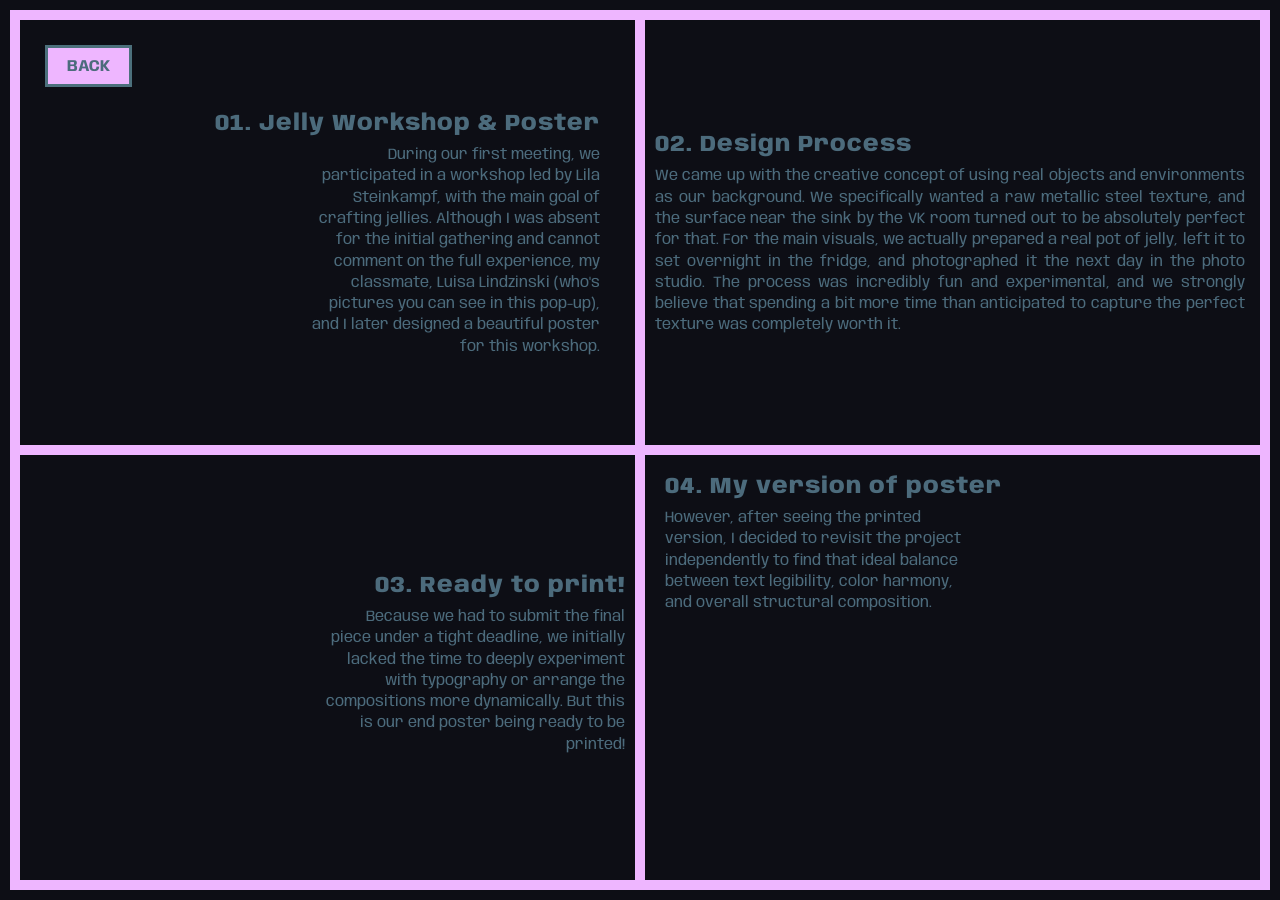
<file: documentation_SoSe_2/jelly.html>
<!DOCTYPE html>
<html lang="en">
<head>
    <meta charset="UTF-8">
    <meta name="viewport" content="width=device-width, initial-scale=1.0">
    <title>Document</title>
    <link rel="stylesheet" href="styles.css">
    <link href="https://fonts.googleapis.com/css2?family=Anybody:ital,wght@0,100..900;1,100..900&family=Kode+Mono:wght@400..700&display=swap" rel="stylesheet">
    <style>
        body, html {
            margin: 0;
            padding: 0;
            width: 100vw;
            height: 100vh;
            overflow: hidden !important; /* scroll turn off */
            box-sizing: border-box;
            cursor: url('/img/2_jelly.png') 16 16, auto;
        }

        body:active, .back-home-btn:active {
            cursor: url('/img/2_jelly_click.png') 16 16, auto;
        }

        .wireframe-contour {
            position: absolute;
            top: 10px;
            left: 10px;
            right: 10px;
            bottom: 10px;
            border: 10px solid #eeb6ff; 
            box-sizing: border-box !important;
            pointer-events: none;
            z-index: 10;
        }

        .grid-svg {
            position: absolute;
            top: 20px;
            left: 20px;
            width: calc(100% - 40px);  
            height: calc(100% - 40px);
            pointer-events: none;
            z-index: 5;
        }

        .grid-svg line {
            stroke: #eeb6ff;
            stroke-width: 10;
            shape-rendering: crispEdges;
        }

        .back-home-btn {
            position: fixed;
            top: 45px; 
            left: 45px;
            padding: 0.6rem 1.2rem;
            background-color: #eeb6ff;
            color: #4c6b7c;
            border: 3px solid #4c707c;
            font-family: "Anybody";
            font-weight: bold;
            text-decoration: none;
            z-index: 9999;
            transition: transform 0.1s ease;
        }
        .back-home-btn:hover {
            transform: translateY(-2px);
            background-color: #4c707c;
            color: white;
        }

                /* Grid Container */
        .content-grid {
            position: absolute;
            top: 20px;
            left: 20px;
            width: calc(100% - 40px);
            height: calc(100% - 40px);
            z-index: 20; 
            
            display: grid;
            grid-template-columns: 1fr 1fr;
            grid-template-rows: 1fr 1fr;
            box-sizing: border-box;
        }

        .grid-cell {
            padding: 30px; 
            box-sizing: border-box;
            display: flex;
            flex-direction: column;
            justify-content: center; 
            align-items: center;
            text-align: center;
            font-family: 'Anybody';
            color: #4c6b7c;
        }

        .grid-cell h3 {
            margin: 0 0 10px 0;
            font-size: 1.4rem;
            font-weight: 800;
            letter-spacing: 1px;
        }

        .grid-cell p {
            margin: 0;
            font-size: 0.95rem;
            line-height: 1.4;
            max-width: 300px; 
        }

        .cell-top-left {
            align-items: flex-end;   
            text-align: right;       
            padding-right: 40px;  
        }

        .cell-top-right {
            padding: 15px;          
            align-items: stretch; 
            text-align: justify; 
        }

        .cell-top-right p {
            max-width: 100% !important; 
            width: 100%;
        }

        .cell-bottom-left {
            padding-right: 15px;           
            align-items: flex-end;    
            text-align: right;     
        }

        .cell-bottom-right {
            justify-content: flex-start; 
            align-items: flex-start;     
            text-align: left;            
            padding-top: 25px;           
            padding-left: 25px;          
        }

        /*  --------style for triggers (popup) ------------------------- */

        .clickable-trigger {
            cursor: pointer !important;
            transition: transform 0.2s cubic-bezier(0.4, 0, 0.2, 1), color 0.2s ease, filter 0.2s ease;
        }
        .clickable-trigger:hover {
            transform: scale(1.05);
            color: #c79bdf !important; 
        }

        .popup-overlay {
            display: none; 
            position: fixed;
            top: 0;
            left: 0;
            width: 100vw;
            height: 100vh;
           /* background-color: rgba(10, 25, 47, 0.75); /* Глибокий темно-синій напівпрозорий фон */
            backdrop-filter: blur(1px); 
            z-index: 10000; 
            justify-content: center;
            align-items: center;
        }

        .popup-box {
            position: relative;
            width: 460px;       
            height: 460px;
            background: #0e1e38; 
            border: 10px solid rgb(242, 153, 238); 
            /*border-radius: 24px;  */
            /*box-shadow: 0 20px 40px rgba(0, 0, 0, 0.4), 0 0 30px rgba(61, 112, 189, 0.15);  */
            padding: 2.5rem 2rem 1.5rem 2rem;
            box-sizing: border-box;
            display: flex;
            flex-direction: column;
        }

        #popupTitle {
            margin: 0 0 1.2rem 0;
            font-family: "Anybody";
            font-weight: 600;
            /*color: #faf6f6; */
            font-size: 1.1rem;
            text-transform: uppercase;
            letter-spacing: 1.5px;
            text-align: center;
        }

        .popup-close-btn {
            position: absolute;
            top: 20px; 
            right: 20px;
            width: 36px;
            height: 36px;
            background-color: rgba(255, 255, 255, 0.08); 
            color: #faf6f6; 
            border: 1px solid rgba(255, 255, 255, 0.15);
            /*border-radius: 50%; */
            font-size: 1.1rem;
            cursor: pointer;
            display: flex;
            align-items: center;
            justify-content: center;
            transition: background-color 0.2s, transform 0.2s;
            z-index: 10100;
        }
        .popup-close-btn:hover {
            background-color: #3d70bd; 
            transform: rotate(90deg);  
            border-color: transparent;
        }

        .popup-slider-container {
            flex-grow: 1;
            display: flex;
            overflow-x: auto; 
            scroll-snap-type: x mandatory;
            /*border-radius: 16px;  */
            background: #0a192f; 
        }
        
        .popup-slider-container img {
            width: 100%;
            height: 100%;
            object-fit: contain; 
            flex-shrink: 0;
            scroll-snap-align: start;
            padding: 10px; 
            box-sizing: border-box;
        }

        .popup-slider-container::-webkit-scrollbar { height: 15px; }
        .popup-slider-container::-webkit-scrollbar-track { background: transparent; }
        .popup-slider-container::-webkit-scrollbar-thumb { background: rgba(155, 214, 223, 0.3);  }

        .popup-footer {
            font-family: "Anybody";
            font-size: 0.75rem;
            color: rgba(155, 214, 223, 0.5); 
            text-align: center;
            margin-top: 12px;
            letter-spacing: 0.5px;
        }

    </style>

</head>

<body>
    <a href="index.html" class="back-home-btn">BACK</a>

    <div class="wireframe-contour"></div>

    <svg class="grid-svg">
        <!-- vertical line -->
        <line x1="50%" y1="0%" x2="50%" y2="100%" />
        
        <!-- horizontal -->
        <line x1="0%" y1="50%" x2="100%" y2="50%" />
    </svg>

        <!-- main grid -->
    <div class="content-grid">
        <!-- 1. top left block -->
        <div class="grid-cell cell-top-left">
            <h3 class="clickable-trigger" data-gallery="jelly">01. Jelly Workshop & Poster </h3>
            <p>During our first meeting, we participated in a workshop led by Lila Steinkampf, with the main goal of crafting jellies. Although I was absent for the initial gathering and cannot comment on the full experience, my classmate, Luisa Lindzinski (who's pictures you can see in this pop-up), and I later designed a beautiful poster for this workshop.</p>
        </div>

        <!-- 2. Upper Right  -->
        <div class="grid-cell cell-top-right">
            <h3 class="clickable-trigger" data-gallery="p2">02. Design Process</h3>
            <p>We came up with the creative concept of using real objects and environments as our background. We specifically wanted a raw metallic steel texture, and the surface near the sink by the VK room turned out to be absolutely perfect for that. For the main visuals, we actually prepared a real pot of jelly, left it to set overnight in the fridge, and photographed it the next day in the photo studio. The process was incredibly fun and experimental, and we strongly believe that spending a bit more time than anticipated to capture the perfect texture was completely worth it. 
            </p>
        </div>

        <!-- 3. Lower Left  -->
        <div class="grid-cell cell-bottom-left">
            <h3 class="clickable-trigger" data-gallery="p3">03. Ready to print!</h3>
            <p>Because we had to submit the final piece under a tight deadline, we initially lacked the time to deeply experiment with typography or arrange the compositions more dynamically. But this is our end poster being ready to be printed! </p>
        </div>

        <!-- 4. Lower Right  -->
        <div class="grid-cell cell-bottom-right">
            <h3 class="clickable-trigger" data-gallery="p4">04. My version of poster</h3>
            <p>However, after seeing the printed version, I decided to revisit the project independently to find that ideal balance between text legibility, color harmony, and overall structural composition.</p>
        </div>
    </div>

    <div id="galleryPopup" class="popup-overlay">
        <div class="popup-box">
            <button class="popup-close-btn" onclick="closePopup()"><img src="/img/x.png" alt="Close" class="close-icon-img"></button>
            <h4 id="popupTitle">Gallery</h4>
            <div id="popupSlider" class="popup-slider-container">
                <!-- here js will put pics-->
            </div>

            <div class="popup-footer">Scroll or swipe to see more</div>

        </div>

    </div>

        <script>
        const galleries = {
            jelly: {
                title: "Jelly Workshop Gallery",
                images: ["/img_results_jellies/1.jpeg", "/img_results_jellies/2.jpeg", "/img_results_jellies/3.jpeg", "/img_results_jellies/4.jpeg", "/img_results_jellies/5.jpeg", "/img_results_jellies/6.jpeg", "/img_results_jellies/7.jpeg", "/img_results_jellies/8.jpeg", "/img_results_jellies/9.jpeg",]
            },
            p2: {
                title: "Design Process",
                images: ["/img_workshop/1.JPG", "/img_workshop/2.JPG", "/img_workshop/3.JPG", "/img_workshop/4.JPG", "/img_workshop/7.JPG", "/img_workshop/5.JPG", "/img_workshop/6.JPG"]
            },
            p3: {
                title: "Final result",
                images: ["/img_3/1.jpg"]
            },

            p4: {
                title: "My version",
                images: ["/img_4/1.png"]
            }

        };

        document.addEventListener("DOMContentLoaded", () => {
            const triggers = document.querySelectorAll(".clickable-trigger");
            
            triggers.forEach(trigger => {
                trigger.addEventListener("click", () => {
                    const galleryKey = trigger.getAttribute("data-gallery");
                    const data = galleries[galleryKey];
                    
                    if (data) {
                        document.getElementById("popupTitle").innerText = data.title;
                        
                        const slider = document.getElementById("popupSlider");
                        slider.innerHTML = "";
                        
                        data.images.forEach(imgUrl => {
                            const img = document.createElement("img");
                            img.src = imgUrl;img.alt = "Gallery image";slider.appendChild(img);});
                            document.getElementById("galleryPopup").style.display = "flex";
                            slider.scrollLeft = 0;}});});});
                            
                            function closePopup() {document.getElementById("galleryPopup").style.display = "none";}

        </script>
</body>
</html>
</file>
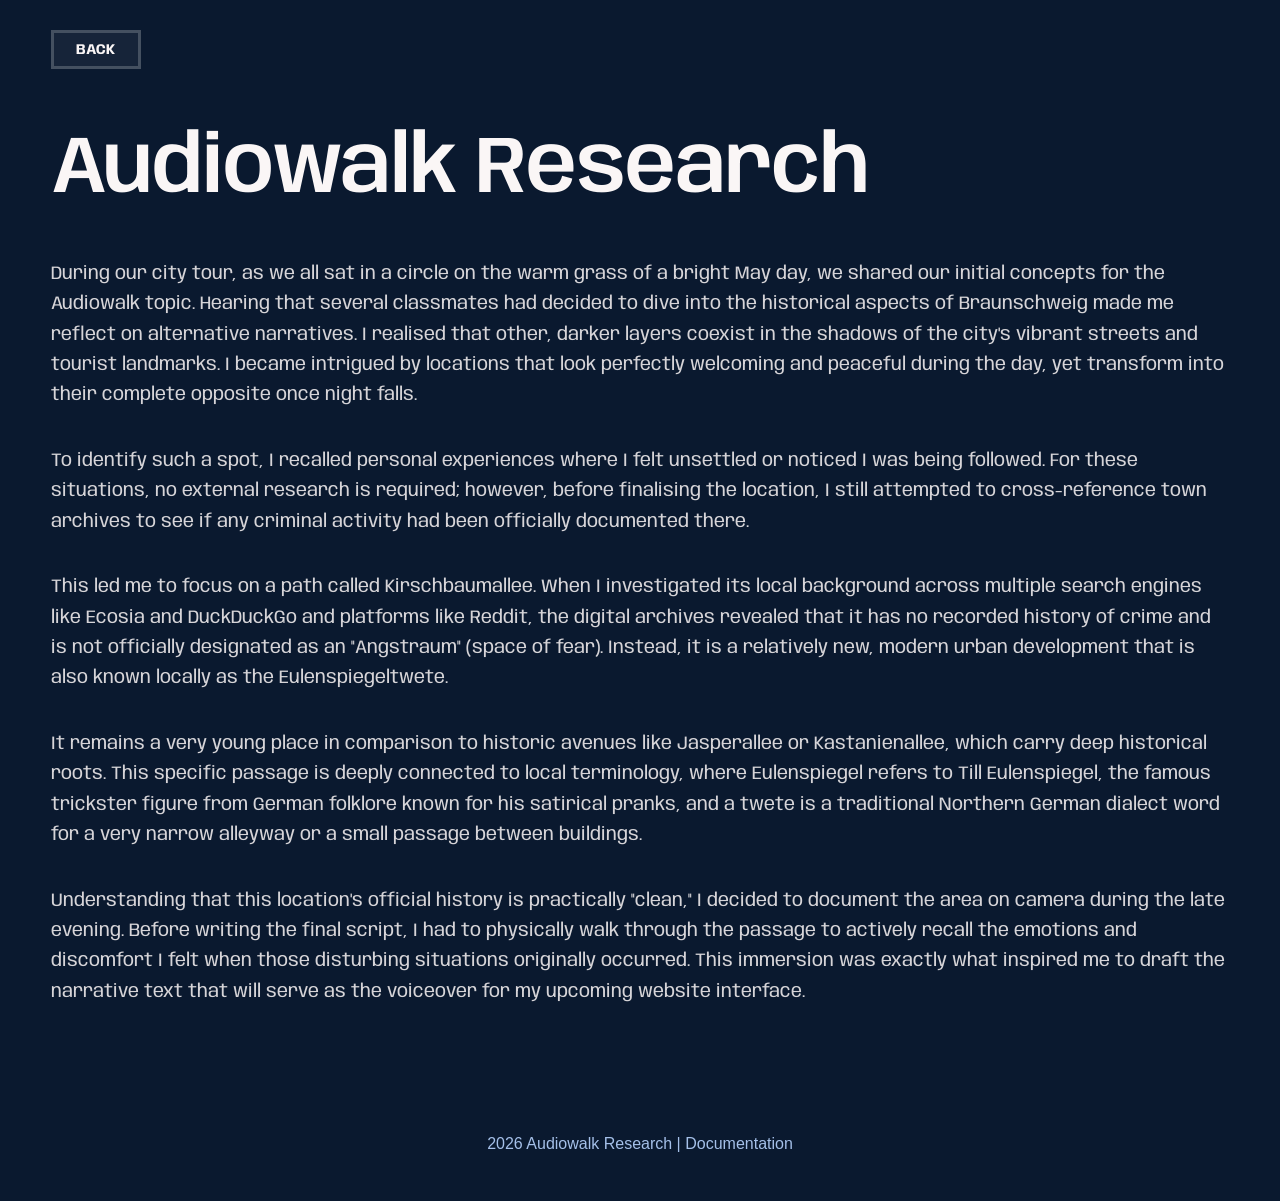
<file: documentation_SoSe_2/research.html>
<!DOCTYPE html>
<html lang="en">
<head>
    <meta charset="UTF-8">
    <meta name="viewport" content="width=device-width, initial-scale=1.0">
    <title>Research</title>
    <link rel="stylesheet" href="styles.css">
    <link href="https://fonts.googleapis.com/css2?family=Anybody:ital,wght@0,100..900;1,100..900&family=Kode+Mono:wght@400..700&display=swap" rel="stylesheet">
    <style>
body, html {
    margin: 0;
    padding: 0;
    background-color: #0a192f; 
    font-family: "Anybody";
    color: #faf6f6;
    overflow-x: hidden;
    cursor: url('/img/4_research.png') 16 16, auto; 
}

body:active, .back-home-btn:active {
    cursor: url('/img/4_research_click.png') 16 16, auto;
}

.back-home-btn {
    position: fixed;
    top: 30px;
    left: 4%;
    padding: 0.6rem 1.4rem;
    background-color: rgba(255, 255, 255, 0.05);
    color: #faf6f6;
    border: 3px solid rgba(255, 255, 255, 0.2);
    font-size: 0.9rem;
    font-weight: bold;
    text-decoration: none;
    z-index: 9999;
    transition: background-color 0.2s, transform 0.2s;
}
.back-home-btn:hover {
    background-color: #3d70bd; 
    transform: translateY(-2px);
    border-color: transparent;
}

.walk-content-container {
    width: 92%;              
    max-width: 1400px;        
    margin: 8rem auto 4rem auto; 
    box-sizing: border-box;
}

.walk-content-container h1 {
    font-family: "Anybody";
    font-weight: 600;
    font-size: 5rem;
    margin-bottom: 3rem;
    color: #faf6f6;
    letter-spacing: -1px;
}

.walk-content-container p {
    font-size: 1.15rem;
    line-height: 1.65;
    margin-top: 0;
    margin-bottom: 2.2rem; 
    color: rgba(250, 246, 246, 0.85); 
    text-align: left;
}
</style>
</head>
<body>
    <a href="index.html" class="back-home-btn">BACK</a>

<main class="walk-content-container">

    <h1>Audiowalk Research</h1>

    <p>
        During our city tour, as we all sat in a circle on the warm grass of a bright May day, we shared our initial concepts for the Audiowalk topic. Hearing that several classmates had decided to dive into the historical aspects of Braunschweig made me reflect on alternative narratives. I realised that other, darker layers coexist in the shadows of the city's vibrant streets and tourist landmarks. I became intrigued by locations that look perfectly welcoming and peaceful during the day, yet transform into their complete opposite once night falls.
    </p>
        
    <p>
        To identify such a spot, I recalled personal experiences where I felt unsettled or noticed I was being followed. For these situations, no external research is required; however, before finalising the location, I still attempted to cross-reference town archives to see if any criminal activity had been officially documented there. 
    </p>
        
    <p>
        This led me to focus on a path called Kirschbaumallee. When I investigated its local background across multiple search engines like Ecosia and DuckDuckGo and platforms like Reddit, the digital archives revealed that it has no recorded history of crime and is not officially designated as an "Angstraum" (space of fear). Instead, it is a relatively new, modern urban development that is also known locally as the Eulenspiegeltwete. 
    </p>

    <p>
        It remains a very young place in comparison to historic avenues like Jasperallee or Kastanienallee, which carry deep historical roots. This specific passage is deeply connected to local terminology, where Eulenspiegel refers to Till Eulenspiegel, the famous trickster figure from German folklore known for his satirical pranks, and a twete is a traditional Northern German dialect word for a very narrow alleyway or a small passage between buildings.
    </p>

    <p>
        Understanding that this location's official history is practically "clean," I decided to document the area on camera during the late evening. Before writing the final script, I had to physically walk through the passage to actively recall the emotions and discomfort I felt when those disturbing situations originally occurred. This immersion was exactly what inspired me to draft the narrative text that will serve as the voiceover for my upcoming website interface.
    </p>
</main>

<footer style="margin-top: 80px; text-align: center; width: 100%; padding: 3rem 0; font-family: sans-serif; color: #a5c0e9;">
    <p> 2026 Audiowalk Research | Documentation</p>
</footer>


    <script src="script.js"></script>
</body>
</html>
</file>
<file: styles.css>
/*  Responsive block (at first Mobile) */
.container {
  width: 100%;
  padding: 1rem;
}

@media (min-width: 768px) {   /* tablet */
  .container { max-width: 720px; }
}

@media (min-width: 1024px) {  /* desktop */
  .container { max-width: 1200px; }
}

/* === RESET === */
*, *::before, *::after {
  box-sizing: border-box;
  margin: 0;
  padding: 0;
}

body {
    margin: 0;
    background-color: #0d0e15;
    color: white;
    font-family: "Anybody";
    cursor: url('img/1_mouse.png') 16 16, auto; 
}

body:active, .back-home-btn:active {
    cursor: url('img/1_mouse_click.png') 16 16, auto;
}

/* Artificial page length for scrollin */
.scroll-container {
    height: 600vh;
    position: relative;
}

.scroll-hint {
    position: fixed;
    top: 50%;
    left: 50%;
    transform: translate(-50%, -50%);
    font-size: 28px;
    text-align: center;
    color: #a5c0e9;
    opacity: 1;
    z-index: 100;
    pointer-events: none;
}

.scroll-hint p {
    animation: hint-pulse 3s ease-in-out infinite;
}

@keyframes hint-pulse {
    0%, 100% { opacity: 0.2; transform: translateY(0); }
    50%      { opacity: 1;    transform: translateY(50px); }
}

.animation-scene {
  position: fixed;
  top: 0;
  left: 0;
  width: 100vw;
  height: 100vh;
  overflow: visible !important; 
  filter: url('#gooey');
}

.sphere-hub {
  position: relative;
  overflow: visible !important;
}

.sphere {
  position: absolute;
  top: 50%;    
  left: 50%;
  width: 140px;  
  height: 140px;
  border-radius: 50%;
  background: #1f70fd;
}

.sphere:nth-child(1) {
  background: #fdf01f  !important;
}

.sphere:nth-child(2) {
  background: #ad0421 !important;
}

.sphere:nth-child(4) {
  background: #fdf01f !important; 
}

.gooey-stage {
  position: relative;
  width: 100%;
  height: 100%;
  min-height: 100vh;
}

.gooey-blobs {
  position: absolute;
  inset: 0;
  filter: blur(12px) contrast(22);
  pointer-events: none; /* клікати можна тільки крізь верхній шар */
}

.blob {
  position: absolute;
  width: 150px;
  height: 150px;
  border-radius: 50%;
  background: #0c83cd;
  transform: translate3d(0,0,0);
}

.blob--red { background: #c72939;}

.blob--yellow { background: #a4bd33;}

.gooey-links {
  position: absolute;
  inset: 0;
}

.gooey-links a {
  position: absolute;
  width: 150px;
  height: 150px;
  border-radius: 50%;
  display: flex;
  align-items: center;
  justify-content: center;
  text-align: center;
  text-decoration: none;
  color: #fff;
  font-weight: bold;
  font-size: 0.95rem;
  padding: 20px;
  cursor: pointer;
  transition: transform 0.3s cubic-bezier(0.175,0.885,0.32,1.275);
}

.gooey-links a.link--yellow {
  color: #6a921a !important;
}

.gooey-links a.link--red {
  color: #dae200 !important;
}

.gooey-links a:hover { transform: scale(1.08); }
.gooey-links a span { position: relative; z-index: 5; }

/* --- Позиції + анімація ОДНАКОВІ для обох шарів (той самий keyframes) --- */
.blob[data-index="1"], .gooey-links a[data-index="1"] { top: 35%; left: 25%; animation: neuronFloat1 14s ease-in-out infinite alternate; }
.blob[data-index="2"], .gooey-links a[data-index="2"] { top: 30%; left: 50%; animation: neuronFloat2 17s ease-in-out infinite alternate; }
.blob[data-index="3"], .gooey-links a[data-index="3"] { top: 55%; left: 20%; animation: neuronFloat3 15s ease-in-out infinite alternate; }
.blob[data-index="4"], .gooey-links a[data-index="4"] { top: 50%; left: 60%; animation: neuronFloat4 19s ease-in-out infinite alternate; }
.blob[data-index="5"], .gooey-links a[data-index="5"] { top: 45%; left: 42%; animation: neuronFloat5 12s ease-in-out infinite alternate; }
.blob[data-index="6"], .gooey-links a[data-index="6"] { top: 60%; left: 30%; animation: neuronFloat6 10s ease-in-out infinite alternate; }


@keyframes neuronFloat1 { 0%{transform:translate3d(-100px,-60px,0);} 50%{transform:translate3d(120px,90px,0);} 100%{transform:translate3d(-40px,130px,0);} }
@keyframes neuronFloat2 { 0%{transform:translate3d(150px,-90px,0);} 30%{transform:translate3d(-140px,100px,0);} 100%{transform:translate3d(60px,-130px,0);} }
@keyframes neuronFloat3 { 0%{transform:translate3d(-130px,120px,0);} 60%{transform:translate3d(140px,-100px,0);} 100%{transform:translate3d(-10px,-30px,0);} }
@keyframes neuronFloat4 { 0%{transform:translate3d(130px,140px,0);} 40%{transform:translate3d(-160px,-40px,0);} 100%{transform:translate3d(80px,-80px,0);} }
@keyframes neuronFloat5 { 0%{transform:translate3d(30px,-20px,0);} 50%{transform:translate3d(-90px,-90px,0);} 100%{transform:translate3d(120px,100px,0);} }
@keyframes neuronFloat6 { 0%{transform:translate3d(60px,-30px,0);} 60%{transform:translate3d(-120px,60px,0);} 100%{transform:translate3d(50px,-20px,0);} }
</file>
<file: documentation_SoSe_2/styles.css>
/*  Responsive block (at first Mobile) */
.container {
  width: 100%;
  padding: 1rem;
}

@media (min-width: 768px) {   /* tablet */
  .container { max-width: 720px; }
}

@media (min-width: 1024px) {  /* desktop */
  .container { max-width: 1200px; }
}

/* === RESET === */
*, *::before, *::after {
  box-sizing: border-box;
  margin: 0;
  padding: 0;
}

body {
    margin: 0;
    background-color: #0d0e15;
    color: white;
    font-family: "Anybody";
    cursor: url('/img/1_mouse.png') 16 16, auto; 
}

body:active, .back-home-btn:active {
    cursor: url('/img/1_mouse_click.png') 16 16, auto;
}

/* Artificial page length for scrollin */
.scroll-container {
    height: 600vh;
    position: relative;
}

.scroll-hint {
    position: fixed;
    top: 50%;
    left: 50%;
    transform: translate(-50%, -50%);
    font-size: 28px;
    text-align: center;
    color: #a5c0e9;
    opacity: 1;
    z-index: 100;
    pointer-events: none;
}

.scroll-hint p {
    animation: hint-pulse 3s ease-in-out infinite;
}

@keyframes hint-pulse {
    0%, 100% { opacity: 0.2; transform: translateY(0); }
    50%      { opacity: 1;    transform: translateY(50px); }
}

.animation-scene {
  position: fixed;
  top: 0;
  left: 0;
  width: 100vw;
  height: 100vh;
  overflow: visible !important; 
  filter: url('#gooey');
}

.sphere-hub {
  position: relative;
  overflow: visible !important;
}

.sphere {
  position: absolute;
  top: 50%;    
  left: 50%;
  width: 140px;  
  height: 140px;
  border-radius: 50%;
  background: #1f70fd;
}

.sphere:nth-child(1) {
  background: #fdf01f  !important;
}

.sphere:nth-child(2) {
  background: #ad0421 !important;
}

.sphere:nth-child(4) {
  background: #fdf01f !important; 
}

.gooey-stage {
  position: relative;
  width: 100%;
  height: 100%;
  min-height: 100vh;
}

.gooey-blobs {
  position: absolute;
  inset: 0;
  filter: blur(12px) contrast(22);
  pointer-events: none; /* клікати можна тільки крізь верхній шар */
}

.blob {
  position: absolute;
  width: 150px;
  height: 150px;
  border-radius: 50%;
  background: #0c83cd;
  transform: translate3d(0,0,0);
}

.blob--red { background: #c72939;}

.blob--yellow { background: #a4bd33;}

.gooey-links {
  position: absolute;
  inset: 0;
}

.gooey-links a {
  position: absolute;
  width: 150px;
  height: 150px;
  border-radius: 50%;
  display: flex;
  align-items: center;
  justify-content: center;
  text-align: center;
  text-decoration: none;
  color: #fff;
  font-weight: bold;
  font-size: 0.95rem;
  padding: 20px;
  cursor: pointer;
  transition: transform 0.3s cubic-bezier(0.175,0.885,0.32,1.275);
}

.gooey-links a.link--yellow {
  color: #6a921a !important;
}

.gooey-links a.link--red {
  color: #dae200 !important;
}

.gooey-links a:hover { transform: scale(1.08); }
.gooey-links a span { position: relative; z-index: 5; }

/* --- Позиції + анімація ОДНАКОВІ для обох шарів (той самий keyframes) --- */
.blob[data-index="1"], .gooey-links a[data-index="1"] { top: 35%; left: 25%; animation: neuronFloat1 14s ease-in-out infinite alternate; }
.blob[data-index="2"], .gooey-links a[data-index="2"] { top: 30%; left: 50%; animation: neuronFloat2 17s ease-in-out infinite alternate; }
.blob[data-index="3"], .gooey-links a[data-index="3"] { top: 55%; left: 20%; animation: neuronFloat3 15s ease-in-out infinite alternate; }
.blob[data-index="4"], .gooey-links a[data-index="4"] { top: 50%; left: 60%; animation: neuronFloat4 19s ease-in-out infinite alternate; }
.blob[data-index="5"], .gooey-links a[data-index="5"] { top: 45%; left: 42%; animation: neuronFloat5 12s ease-in-out infinite alternate; }
.blob[data-index="6"], .gooey-links a[data-index="6"] { top: 60%; left: 30%; animation: neuronFloat6 10s ease-in-out infinite alternate; }


@keyframes neuronFloat1 { 0%{transform:translate3d(-100px,-60px,0);} 50%{transform:translate3d(120px,90px,0);} 100%{transform:translate3d(-40px,130px,0);} }
@keyframes neuronFloat2 { 0%{transform:translate3d(150px,-90px,0);} 30%{transform:translate3d(-140px,100px,0);} 100%{transform:translate3d(60px,-130px,0);} }
@keyframes neuronFloat3 { 0%{transform:translate3d(-130px,120px,0);} 60%{transform:translate3d(140px,-100px,0);} 100%{transform:translate3d(-10px,-30px,0);} }
@keyframes neuronFloat4 { 0%{transform:translate3d(130px,140px,0);} 40%{transform:translate3d(-160px,-40px,0);} 100%{transform:translate3d(80px,-80px,0);} }
@keyframes neuronFloat5 { 0%{transform:translate3d(30px,-20px,0);} 50%{transform:translate3d(-90px,-90px,0);} 100%{transform:translate3d(120px,100px,0);} }
@keyframes neuronFloat6 { 0%{transform:translate3d(60px,-30px,0);} 60%{transform:translate3d(-120px,60px,0);} 100%{transform:translate3d(50px,-20px,0);} }
</file>
